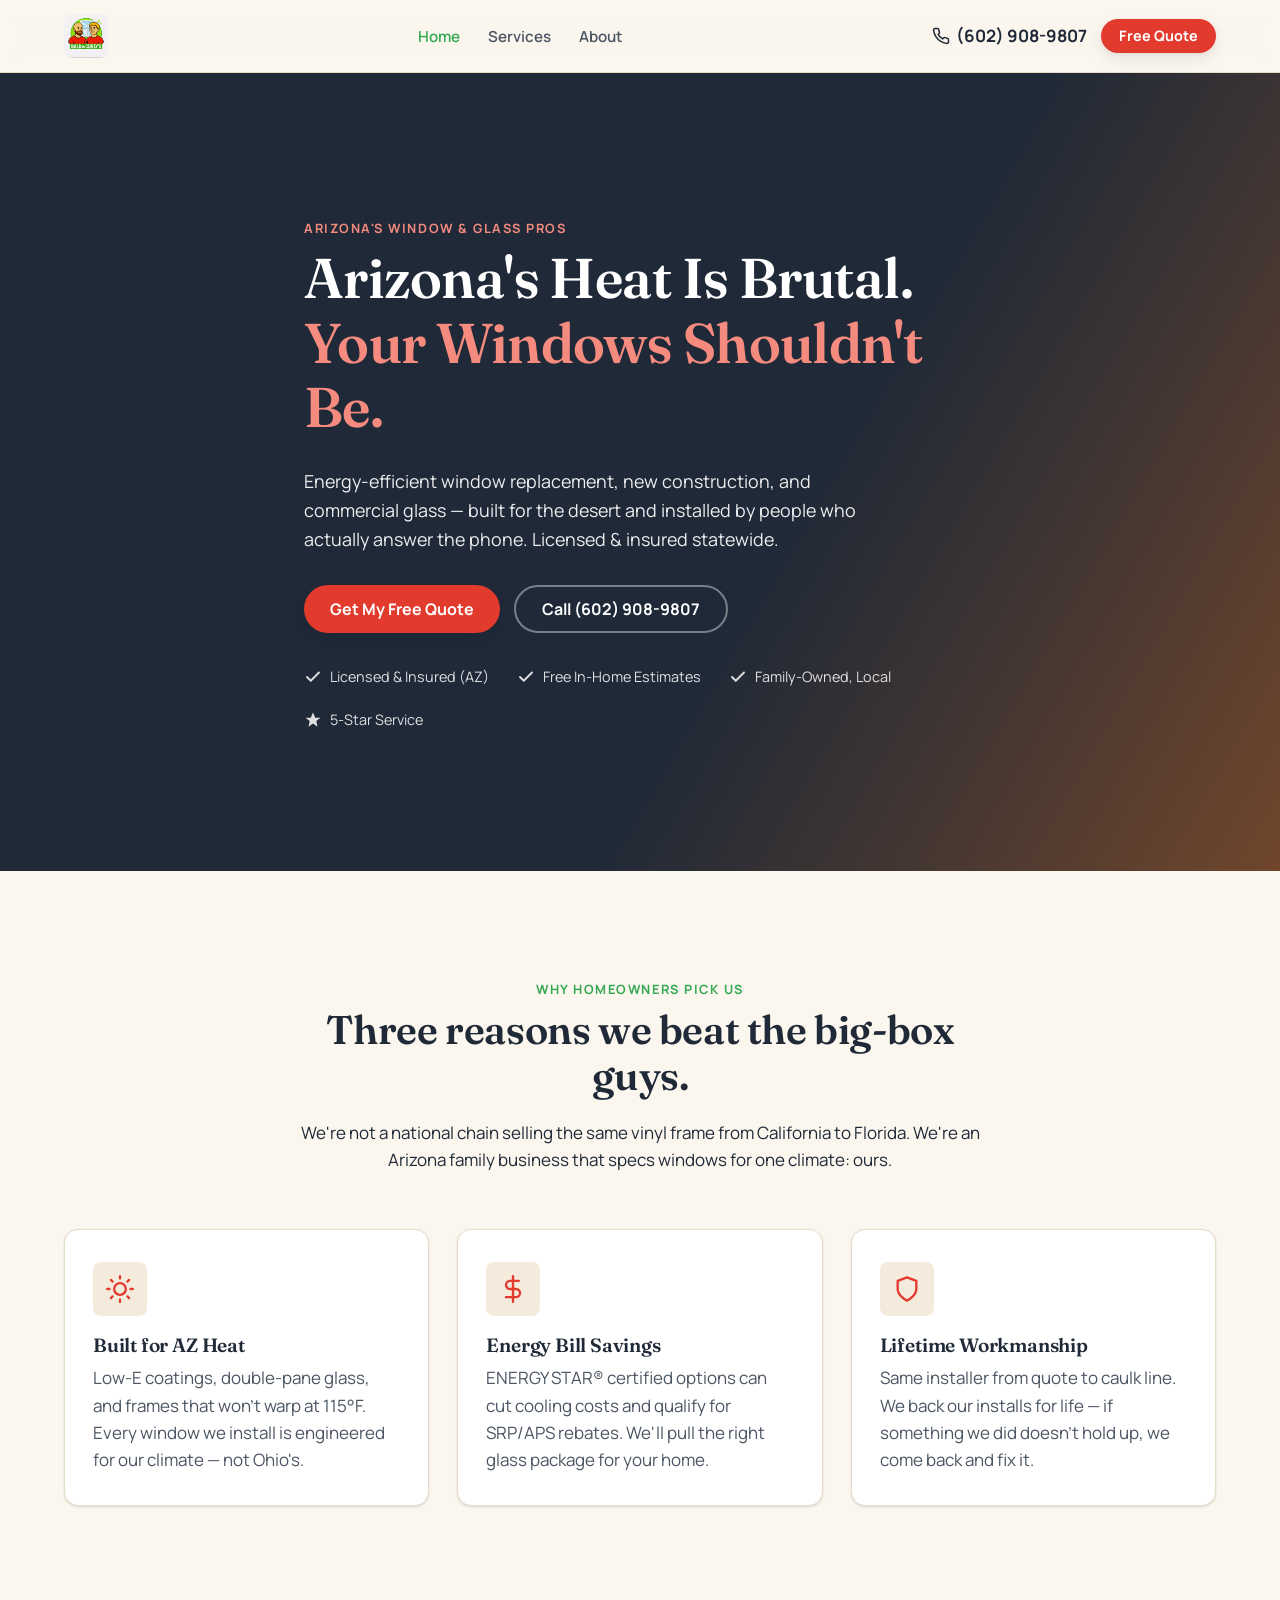
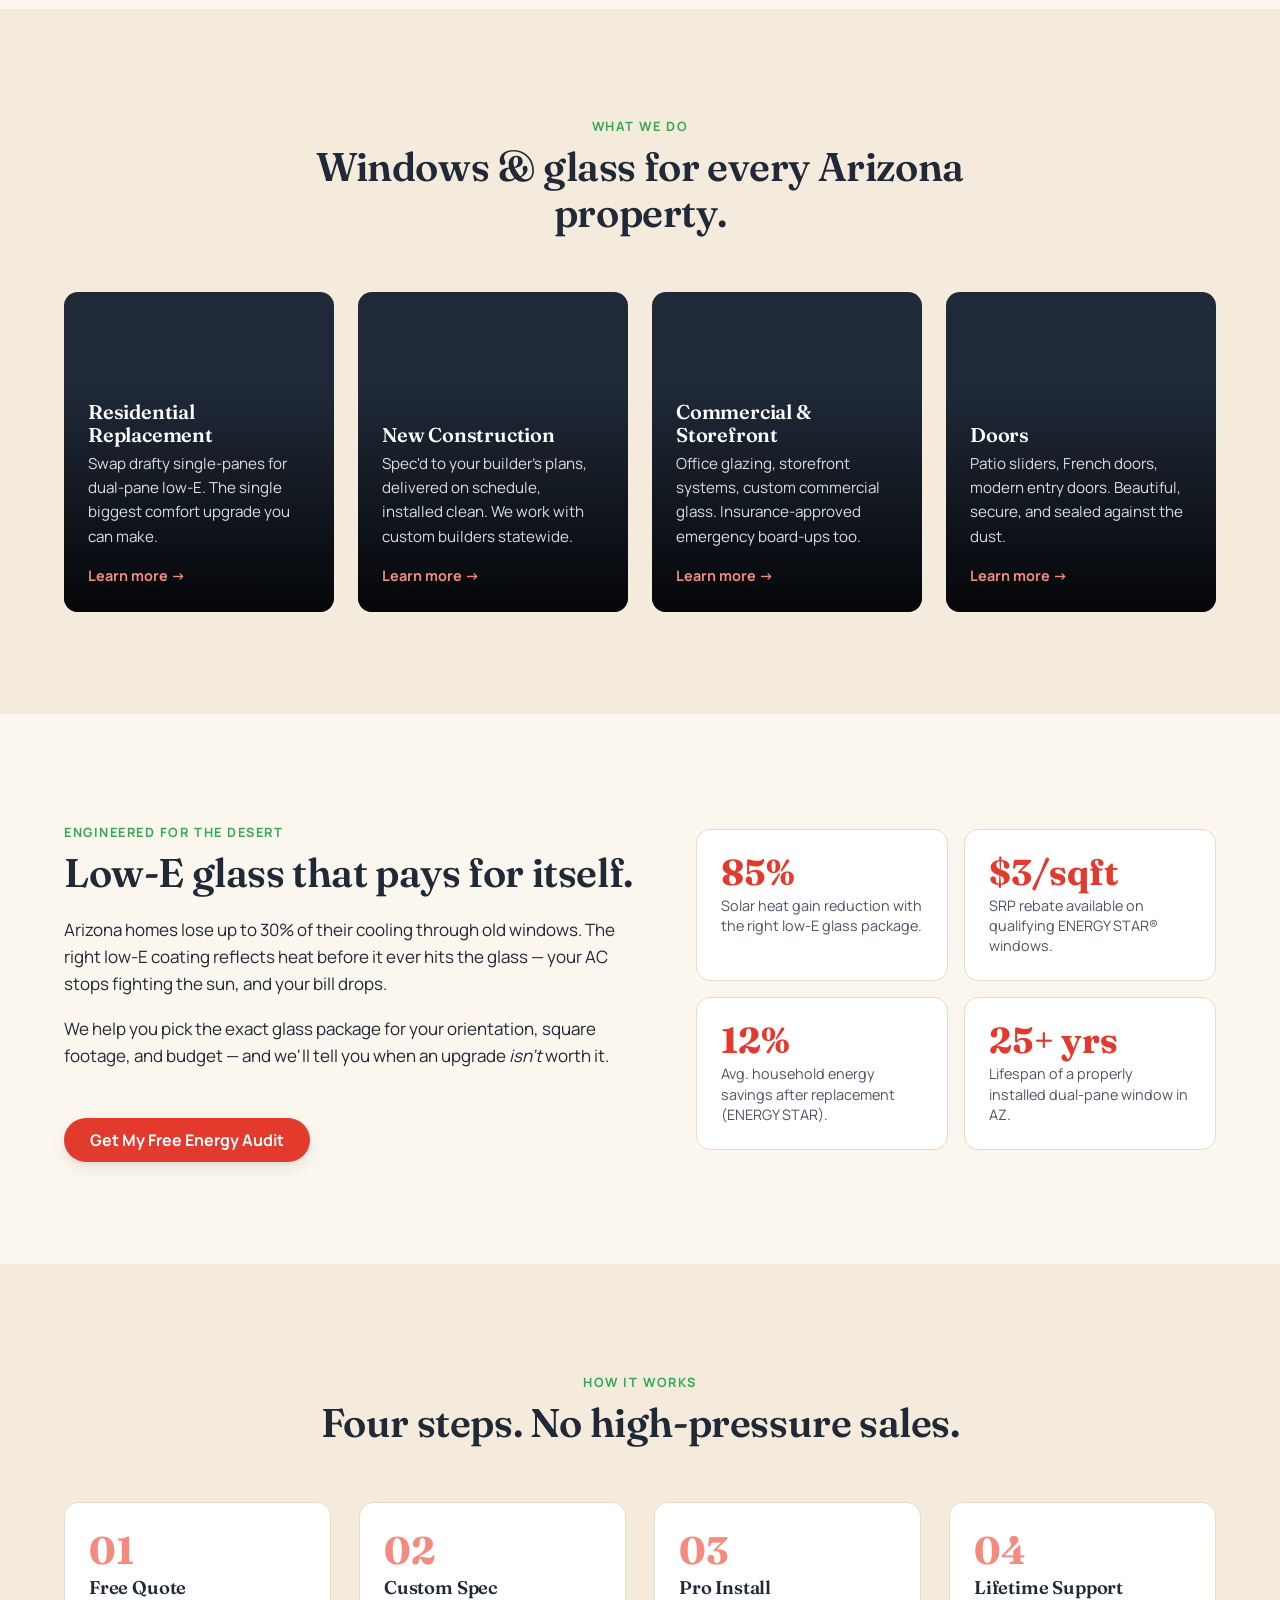
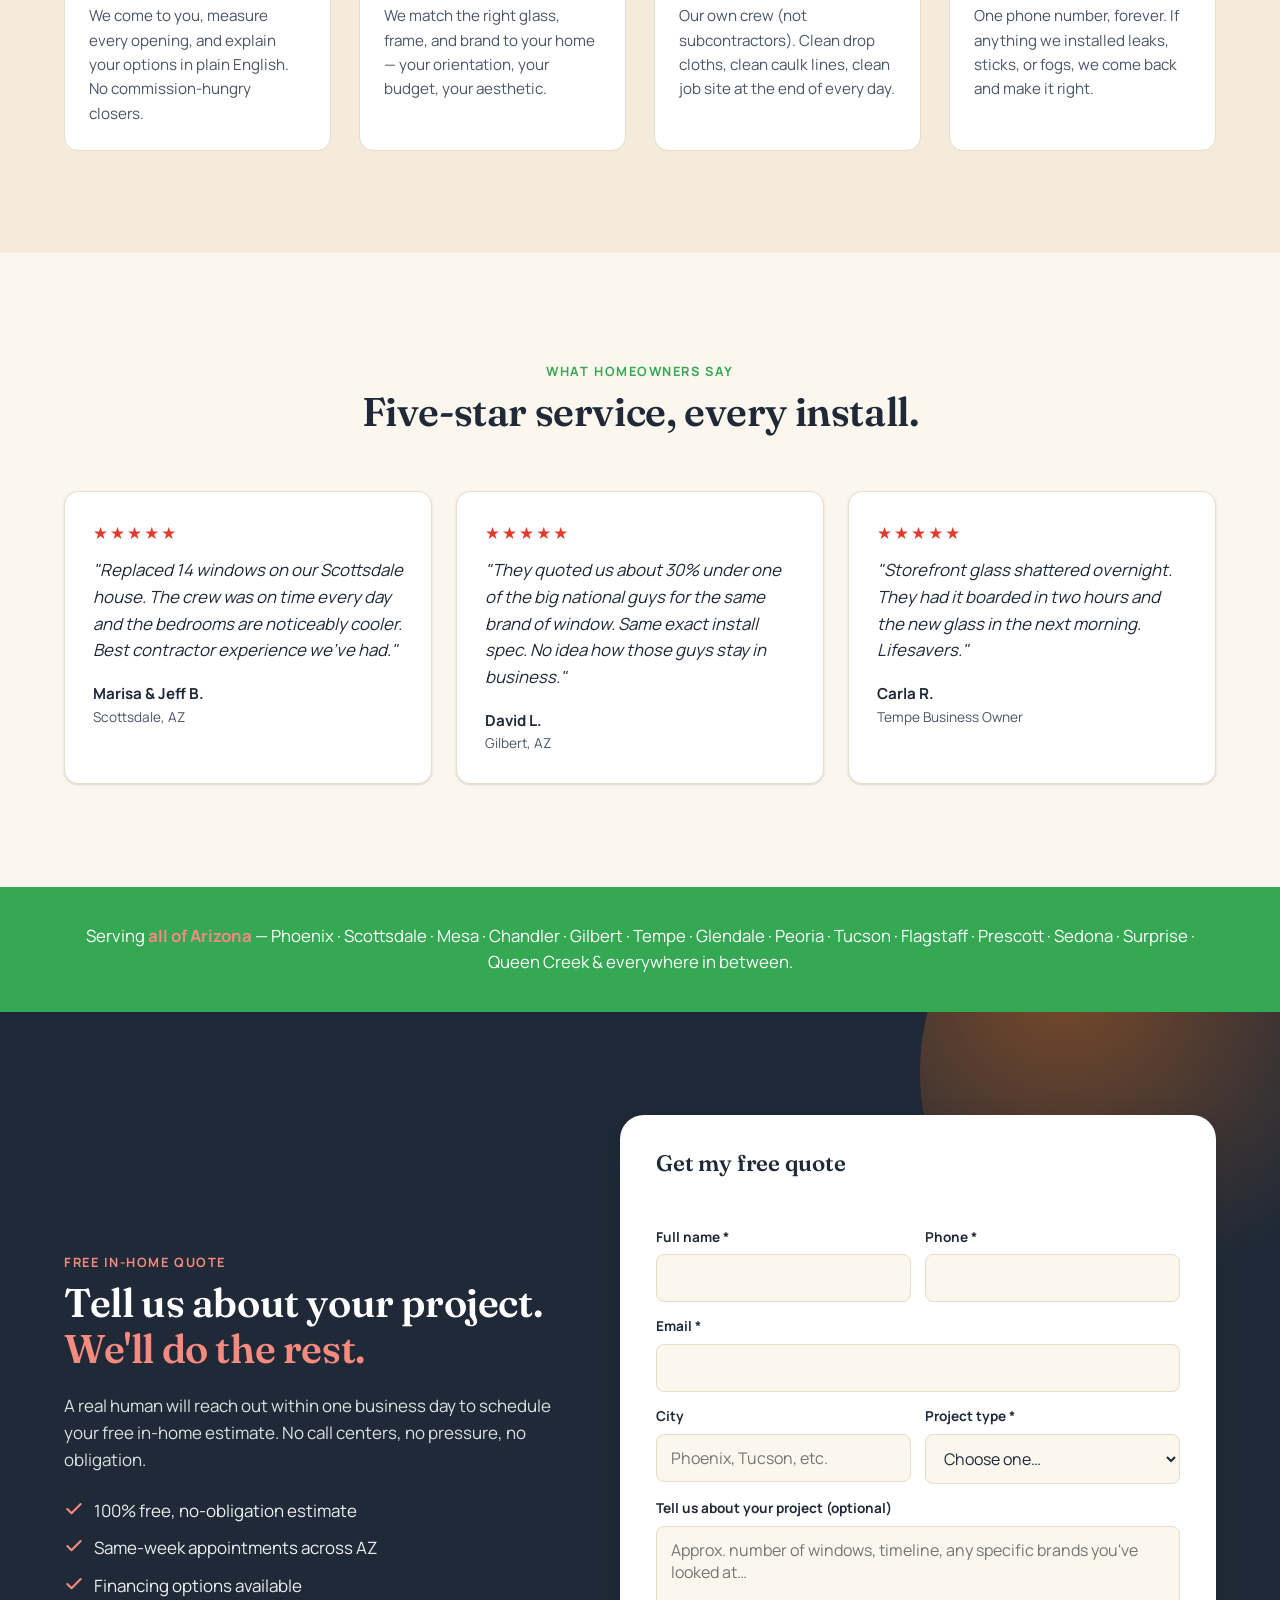
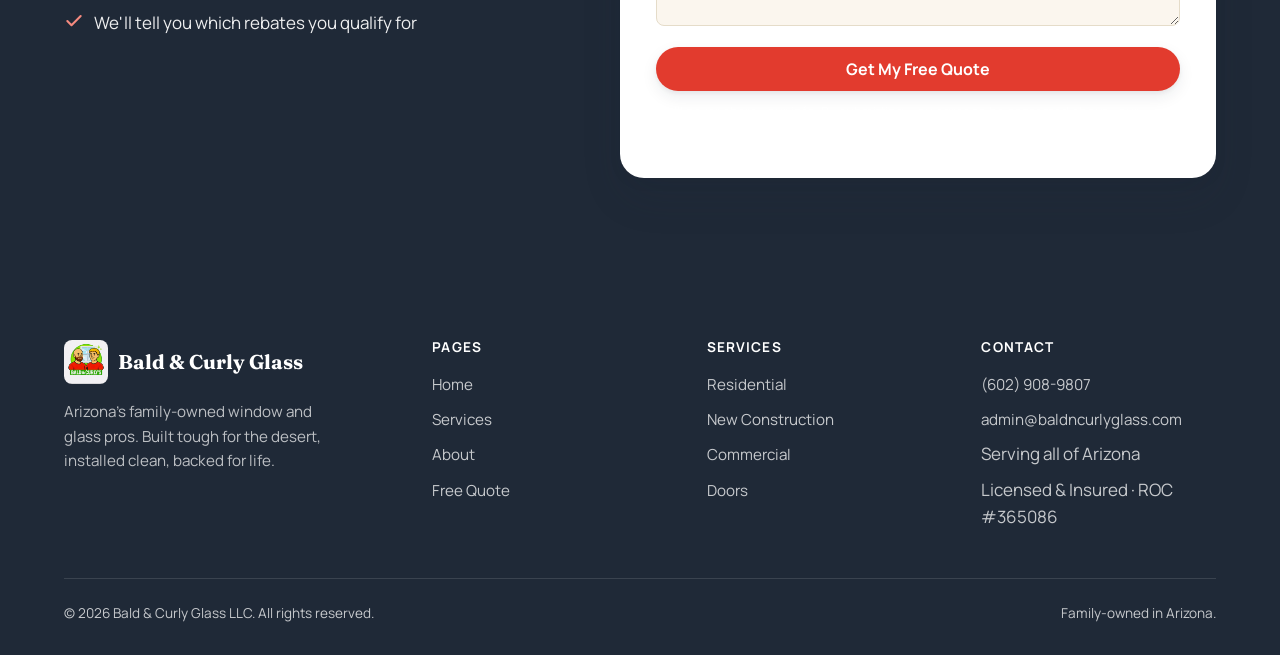
<file: index.html>
<!doctype html>
<html lang="en">
<head>
  <meta charset="utf-8" />
  <meta name="viewport" content="width=device-width, initial-scale=1" />
  <title>Bald &amp; Curly Glass — Arizona's Heat-Tough Window Pros</title>
  <meta name="description" content="Energy-efficient window replacement and installation built for Arizona's desert climate. Licensed, insured, and family-owned. Free in-home quote — serving all of Arizona." />
  <link rel="icon" type="image/jpeg" href="assets/img/bald-and-curly-logo.jpeg" />
  <link rel="preconnect" href="https://fonts.googleapis.com" />
  <link rel="preconnect" href="https://fonts.gstatic.com" crossorigin />
  <link href="https://fonts.googleapis.com/css2?family=Fraunces:opsz,wght@9..144,500;9..144,600;9..144,700&family=Manrope:wght@400;500;600;700;800&display=swap" rel="stylesheet" />
  <link rel="stylesheet" href="assets/css/styles.css" />
  <meta property="og:title" content="Bald &amp; Curly Glass — Arizona's Heat-Tough Window Pros" />
  <meta property="og:description" content="Energy-efficient window replacement built for Arizona's desert climate. Free in-home quote, licensed & insured." />
  <meta property="og:type" content="website" />
</head>
<body>

<header class="nav">
  <div class="container nav__inner">
    <a href="index.html" class="nav__logo" aria-label="Bald and Curly Glass home">
      <img src="assets/img/bald-and-curly-logo.jpeg" alt="Bald &amp; Curly Glass" />
    </a>
    <nav>
      <ul class="nav__links">
        <li><a href="index.html" class="is-active">Home</a></li>
        <li><a href="services.html">Services</a></li>
        <li><a href="about.html">About</a></li>
      </ul>
    </nav>
    <div class="nav__cta">
      <a href="tel:+16029089807" class="nav__phone" aria-label="Call (602) 908-9807">
        <svg xmlns="http://www.w3.org/2000/svg" viewBox="0 0 24 24" width="18" height="18" fill="none" stroke="currentColor" stroke-width="2" stroke-linecap="round" stroke-linejoin="round"><path d="M22 16.92v3a2 2 0 0 1-2.18 2 19.79 19.79 0 0 1-8.63-3.07 19.5 19.5 0 0 1-6-6 19.79 19.79 0 0 1-3.07-8.67A2 2 0 0 1 4.11 2h3a2 2 0 0 1 2 1.72c.13.96.37 1.9.72 2.81a2 2 0 0 1-.45 2.11L8.09 9.91a16 16 0 0 0 6 6l1.27-1.27a2 2 0 0 1 2.11-.45c.91.35 1.85.59 2.81.72A2 2 0 0 1 22 16.92z"/></svg>
        (602) 908-9807
      </a>
      <a href="#quote" class="btn btn--primary btn--small">Free Quote</a>
    </div>
    <button class="nav__toggle" aria-label="Open menu" aria-expanded="false"><span></span></button>
  </div>
</header>

<!-- HERO -->
<section class="hero">
  <div class="hero__bg" style="background-image:url('https://images.unsplash.com/photo-1600585154340-be6161a56a0c?w=1800&q=80&auto=format&fit=crop');"></div>
  <div class="hero__overlay"></div>
  <div class="container hero__inner">
    <span class="eyebrow" style="color:var(--color-orange-soft);">Arizona's window &amp; glass pros</span>
    <h1>Arizona's Heat Is Brutal.<br/><em>Your Windows Shouldn't Be.</em></h1>
    <p class="lead">Energy-efficient window replacement, new construction, and commercial glass — built for the desert and installed by people who actually answer the phone. Licensed &amp; insured statewide.</p>
    <div class="hero__ctas">
      <a href="#quote" class="btn btn--primary">Get My Free Quote</a>
      <a href="tel:+16029089807" class="btn btn--ghost">Call (602) 908-9807</a>
    </div>
    <div class="hero__trust">
      <span><svg viewBox="0 0 24 24" fill="none" stroke="currentColor" stroke-width="2.5" stroke-linecap="round" stroke-linejoin="round"><polyline points="20 6 9 17 4 12"/></svg> Licensed &amp; Insured (AZ)</span>
      <span><svg viewBox="0 0 24 24" fill="none" stroke="currentColor" stroke-width="2.5" stroke-linecap="round" stroke-linejoin="round"><polyline points="20 6 9 17 4 12"/></svg> Free In-Home Estimates</span>
      <span><svg viewBox="0 0 24 24" fill="none" stroke="currentColor" stroke-width="2.5" stroke-linecap="round" stroke-linejoin="round"><polyline points="20 6 9 17 4 12"/></svg> Family-Owned, Local</span>
      <span><svg viewBox="0 0 24 24" fill="currentColor"><path d="M12 2l3 7h7l-5.6 4.2L18 21l-6-4.5L6 21l1.6-7.8L2 9h7z"/></svg> 5-Star Service</span>
    </div>
  </div>
</section>

<!-- WHY BALD & CURLY -->
<section class="section">
  <div class="container">
    <div class="section-head">
      <span class="eyebrow">Why homeowners pick us</span>
      <h2>Three reasons we beat the big-box guys.</h2>
      <p>We're not a national chain selling the same vinyl frame from California to Florida. We're an Arizona family business that specs windows for one climate: ours.</p>
    </div>
    <div class="benefits">
      <div class="benefit">
        <div class="benefit__icon">
          <svg viewBox="0 0 24 24" fill="none" stroke="currentColor" stroke-width="2" stroke-linecap="round" stroke-linejoin="round"><circle cx="12" cy="12" r="5"/><line x1="12" y1="1" x2="12" y2="3"/><line x1="12" y1="21" x2="12" y2="23"/><line x1="4.22" y1="4.22" x2="5.64" y2="5.64"/><line x1="18.36" y1="18.36" x2="19.78" y2="19.78"/><line x1="1" y1="12" x2="3" y2="12"/><line x1="21" y1="12" x2="23" y2="12"/><line x1="4.22" y1="19.78" x2="5.64" y2="18.36"/><line x1="18.36" y1="5.64" x2="19.78" y2="4.22"/></svg>
        </div>
        <h3>Built for AZ Heat</h3>
        <p>Low-E coatings, double-pane glass, and frames that won't warp at 115°F. Every window we install is engineered for our climate — not Ohio's.</p>
      </div>
      <div class="benefit">
        <div class="benefit__icon">
          <svg viewBox="0 0 24 24" fill="none" stroke="currentColor" stroke-width="2" stroke-linecap="round" stroke-linejoin="round"><line x1="12" y1="1" x2="12" y2="23"/><path d="M17 5H9.5a3.5 3.5 0 0 0 0 7h5a3.5 3.5 0 0 1 0 7H6"/></svg>
        </div>
        <h3>Energy Bill Savings</h3>
        <p>ENERGY STAR® certified options can cut cooling costs and qualify for SRP/APS rebates. We'll pull the right glass package for your home.</p>
      </div>
      <div class="benefit">
        <div class="benefit__icon">
          <svg viewBox="0 0 24 24" fill="none" stroke="currentColor" stroke-width="2" stroke-linecap="round" stroke-linejoin="round"><path d="M12 22s8-4 8-10V5l-8-3-8 3v7c0 6 8 10 8 10z"/></svg>
        </div>
        <h3>Lifetime Workmanship</h3>
        <p>Same installer from quote to caulk line. We back our installs for life — if something we did doesn't hold up, we come back and fix it.</p>
      </div>
    </div>
  </div>
</section>

<!-- SERVICES PREVIEW -->
<section class="section section--cream">
  <div class="container">
    <div class="section-head">
      <span class="eyebrow">What we do</span>
      <h2>Windows &amp; glass for every Arizona property.</h2>
    </div>
    <div class="services">
      <a href="services.html#residential" class="service-card" style="--bg:url('https://images.unsplash.com/photo-1600607687939-ce8a6c25118c?w=900&q=80&auto=format&fit=crop')">
        <div class="service-card__body">
          <h3>Residential Replacement</h3>
          <p>Swap drafty single-panes for dual-pane low-E. The single biggest comfort upgrade you can make.</p>
          <span class="service-card__link">Learn more →</span>
        </div>
      </a>
      <a href="services.html#new-construction" class="service-card" style="--bg:url('https://images.unsplash.com/photo-1503387762-592deb58ef4e?w=900&q=80&auto=format&fit=crop')">
        <div class="service-card__body">
          <h3>New Construction</h3>
          <p>Spec'd to your builder's plans, delivered on schedule, installed clean. We work with custom builders statewide.</p>
          <span class="service-card__link">Learn more →</span>
        </div>
      </a>
      <a href="services.html#commercial" class="service-card" style="--bg:url('https://images.unsplash.com/photo-1486406146926-c627a92ad1ab?w=900&q=80&auto=format&fit=crop')">
        <div class="service-card__body">
          <h3>Commercial &amp; Storefront</h3>
          <p>Office glazing, storefront systems, custom commercial glass. Insurance-approved emergency board-ups too.</p>
          <span class="service-card__link">Learn more →</span>
        </div>
      </a>
      <a href="services.html#doors" class="service-card" style="--bg:url('https://images.unsplash.com/photo-1505691938895-1758d7feb511?w=900&q=80&auto=format&fit=crop')">
        <div class="service-card__body">
          <h3>Doors</h3>
          <p>Patio sliders, French doors, modern entry doors. Beautiful, secure, and sealed against the dust.</p>
          <span class="service-card__link">Learn more →</span>
        </div>
      </a>
    </div>
  </div>
</section>

<!-- ENERGY / STATS -->
<section class="section">
  <div class="container">
    <div class="split">
      <div>
        <span class="eyebrow">Engineered for the desert</span>
        <h2>Low-E glass that pays for itself.</h2>
        <p>Arizona homes lose up to 30% of their cooling through old windows. The right low-E coating reflects heat before it ever hits the glass — your AC stops fighting the sun, and your bill drops.</p>
        <p>We help you pick the exact glass package for your orientation, square footage, and budget — and we'll tell you when an upgrade <em>isn't</em> worth it.</p>
        <a href="#quote" class="btn btn--primary mt-lg">Get My Free Energy Audit</a>
      </div>
      <div class="stats">
        <div class="stat">
          <div class="stat__num">85%</div>
          <div class="stat__label">Solar heat gain reduction with the right low-E glass package.</div>
        </div>
        <div class="stat">
          <div class="stat__num">$3/sqft</div>
          <div class="stat__label">SRP rebate available on qualifying ENERGY STAR® windows.</div>
        </div>
        <div class="stat">
          <div class="stat__num">12%</div>
          <div class="stat__label">Avg. household energy savings after replacement (ENERGY STAR).</div>
        </div>
        <div class="stat">
          <div class="stat__num">25+ yrs</div>
          <div class="stat__label">Lifespan of a properly installed dual-pane window in AZ.</div>
        </div>
      </div>
    </div>
  </div>
</section>

<!-- PROCESS -->
<section class="section section--cream">
  <div class="container">
    <div class="section-head">
      <span class="eyebrow">How it works</span>
      <h2>Four steps. No high-pressure sales.</h2>
    </div>
    <div class="process">
      <div class="step">
        <div class="step__num">01</div>
        <h3>Free Quote</h3>
        <p>We come to you, measure every opening, and explain your options in plain English. No commission-hungry closers.</p>
      </div>
      <div class="step">
        <div class="step__num">02</div>
        <h3>Custom Spec</h3>
        <p>We match the right glass, frame, and brand to your home — your orientation, your budget, your aesthetic.</p>
      </div>
      <div class="step">
        <div class="step__num">03</div>
        <h3>Pro Install</h3>
        <p>Our own crew (not subcontractors). Clean drop cloths, clean caulk lines, clean job site at the end of every day.</p>
      </div>
      <div class="step">
        <div class="step__num">04</div>
        <h3>Lifetime Support</h3>
        <p>One phone number, forever. If anything we installed leaks, sticks, or fogs, we come back and make it right.</p>
      </div>
    </div>
  </div>
</section>

<!-- TESTIMONIALS -->
<section class="section">
  <div class="container">
    <div class="section-head">
      <span class="eyebrow">What homeowners say</span>
      <h2>Five-star service, every install.</h2>
    </div>
    <div class="testimonials">
      <div class="testimonial">
        <div class="testimonial__stars">★★★★★</div>
        <p class="testimonial__quote">"Replaced 14 windows on our Scottsdale house. The crew was on time every day and the bedrooms are noticeably cooler. Best contractor experience we've had."</p>
        <div class="testimonial__author">Marisa &amp; Jeff B.</div>
        <div class="testimonial__location">Scottsdale, AZ</div>
      </div>
      <div class="testimonial">
        <div class="testimonial__stars">★★★★★</div>
        <p class="testimonial__quote">"They quoted us about 30% under one of the big national guys for the same brand of window. Same exact install spec. No idea how those guys stay in business."</p>
        <div class="testimonial__author">David L.</div>
        <div class="testimonial__location">Gilbert, AZ</div>
      </div>
      <div class="testimonial">
        <div class="testimonial__stars">★★★★★</div>
        <p class="testimonial__quote">"Storefront glass shattered overnight. They had it boarded in two hours and the new glass in the next morning. Lifesavers."</p>
        <div class="testimonial__author">Carla R.</div>
        <div class="testimonial__location">Tempe Business Owner</div>
      </div>
    </div>
  </div>
</section>

<!-- SERVICE AREA -->
<section class="area-strip">
  <div class="container">
    <p>Serving <strong>all of Arizona</strong> — Phoenix · Scottsdale · Mesa · Chandler · Gilbert · Tempe · Glendale · Peoria · Tucson · Flagstaff · Prescott · Sedona · Surprise · Queen Creek &amp; everywhere in between.</p>
  </div>
</section>

<!-- LEAD FORM -->
<section class="section quote" id="quote">
  <div class="container">
    <div class="quote__grid">
      <div>
        <span class="eyebrow" style="color:var(--color-orange-soft);">Free in-home quote</span>
        <h2>Tell us about your project. <em>We'll do the rest.</em></h2>
        <p>A real human will reach out within one business day to schedule your free in-home estimate. No call centers, no pressure, no obligation.</p>
        <ul class="quote__bullets">
          <li><svg viewBox="0 0 24 24" fill="none" stroke="currentColor" stroke-width="2.5" stroke-linecap="round" stroke-linejoin="round"><polyline points="20 6 9 17 4 12"/></svg> 100% free, no-obligation estimate</li>
          <li><svg viewBox="0 0 24 24" fill="none" stroke="currentColor" stroke-width="2.5" stroke-linecap="round" stroke-linejoin="round"><polyline points="20 6 9 17 4 12"/></svg> Same-week appointments across AZ</li>
          <li><svg viewBox="0 0 24 24" fill="none" stroke="currentColor" stroke-width="2.5" stroke-linecap="round" stroke-linejoin="round"><polyline points="20 6 9 17 4 12"/></svg> Financing options available</li>
          <li><svg viewBox="0 0 24 24" fill="none" stroke="currentColor" stroke-width="2.5" stroke-linecap="round" stroke-linejoin="round"><polyline points="20 6 9 17 4 12"/></svg> We'll tell you which rebates you qualify for</li>
        </ul>
      </div>
      <form class="form" data-access-key="REPLACE_WITH_WEB3FORMS_KEY" novalidate>
        <div class="form__body">
          <h3>Get my free quote</h3>
          <p>Takes about 30 seconds.</p>
          <div class="field field--honey">
            <label>Don't fill this out <input type="text" name="botcheck" tabindex="-1" autocomplete="off" /></label>
          </div>
          <div class="form__row">
            <div class="field">
              <label for="name">Full name *</label>
              <input id="name" name="name" type="text" required autocomplete="name" />
            </div>
            <div class="field">
              <label for="phone">Phone *</label>
              <input id="phone" name="phone" type="tel" required autocomplete="tel" />
            </div>
          </div>
          <div class="field">
            <label for="email">Email *</label>
            <input id="email" name="email" type="email" required autocomplete="email" />
          </div>
          <div class="form__row">
            <div class="field">
              <label for="city">City</label>
              <input id="city" name="city" type="text" placeholder="Phoenix, Tucson, etc." />
            </div>
            <div class="field">
              <label for="project_type">Project type *</label>
              <select id="project_type" name="project_type" required>
                <option value="">Choose one…</option>
                <option value="residential">Residential window replacement</option>
                <option value="new-construction">New construction windows</option>
                <option value="commercial">Commercial / storefront glass</option>
                <option value="doors">Doors (patio, entry, sliding)</option>
                <option value="other">Something else</option>
              </select>
            </div>
          </div>
          <div class="field">
            <label for="message">Tell us about your project (optional)</label>
            <textarea id="message" name="message" placeholder="Approx. number of windows, timeline, any specific brands you've looked at…"></textarea>
          </div>
          <button type="submit" class="btn btn--primary btn--block">Get My Free Quote</button>
          <p class="form__footnote">We'll never share your info. By submitting, you agree to be contacted about your quote.</p>
        </div>
        <div class="form__success">
          <svg viewBox="0 0 24 24" fill="none" stroke="currentColor" stroke-width="2" stroke-linecap="round" stroke-linejoin="round"><path d="M22 11.08V12a10 10 0 1 1-5.93-9.14"/><polyline points="22 4 12 14.01 9 11.01"/></svg>
          <h3>Thanks — we got it.</h3>
          <p>One of us (the bald guy or the curly guy) will call you within 1 business day to schedule your free in-home estimate. Talk soon.</p>
        </div>
      </form>
    </div>
  </div>
</section>

<!-- FOOTER -->
<footer class="footer">
  <div class="container">
    <div class="footer__grid">
      <div class="footer__brand">
        <div class="footer__logo">
          <img src="assets/img/bald-and-curly-logo.jpeg" alt="" width="36" height="36" />
          <span>Bald &amp; Curly Glass</span>
        </div>
        <p>Arizona's family-owned window and glass pros. Built tough for the desert, installed clean, backed for life.</p>
      </div>
      <div>
        <h4>Pages</h4>
        <ul>
          <li><a href="index.html">Home</a></li>
          <li><a href="services.html">Services</a></li>
          <li><a href="about.html">About</a></li>
          <li><a href="#quote">Free Quote</a></li>
        </ul>
      </div>
      <div>
        <h4>Services</h4>
        <ul>
          <li><a href="services.html#residential">Residential</a></li>
          <li><a href="services.html#new-construction">New Construction</a></li>
          <li><a href="services.html#commercial">Commercial</a></li>
          <li><a href="services.html#doors">Doors</a></li>
        </ul>
      </div>
      <div>
        <h4>Contact</h4>
        <ul>
          <li><a href="tel:+16029089807">(602) 908-9807</a></li>
          <li><a href="mailto:admin@baldncurlyglass.com">admin@baldncurlyglass.com</a></li>
          <li>Serving all of Arizona</li>
          <li>Licensed &amp; Insured · ROC #365086</li>
        </ul>
      </div>
    </div>
    <div class="footer__legal">
      <span>© <span data-year>2026</span> Bald &amp; Curly Glass LLC. All rights reserved.</span>
      <span>Family-owned in Arizona.</span>
    </div>
  </div>
</footer>

<script src="assets/js/main.js"></script>
</body>
</html>
</file>
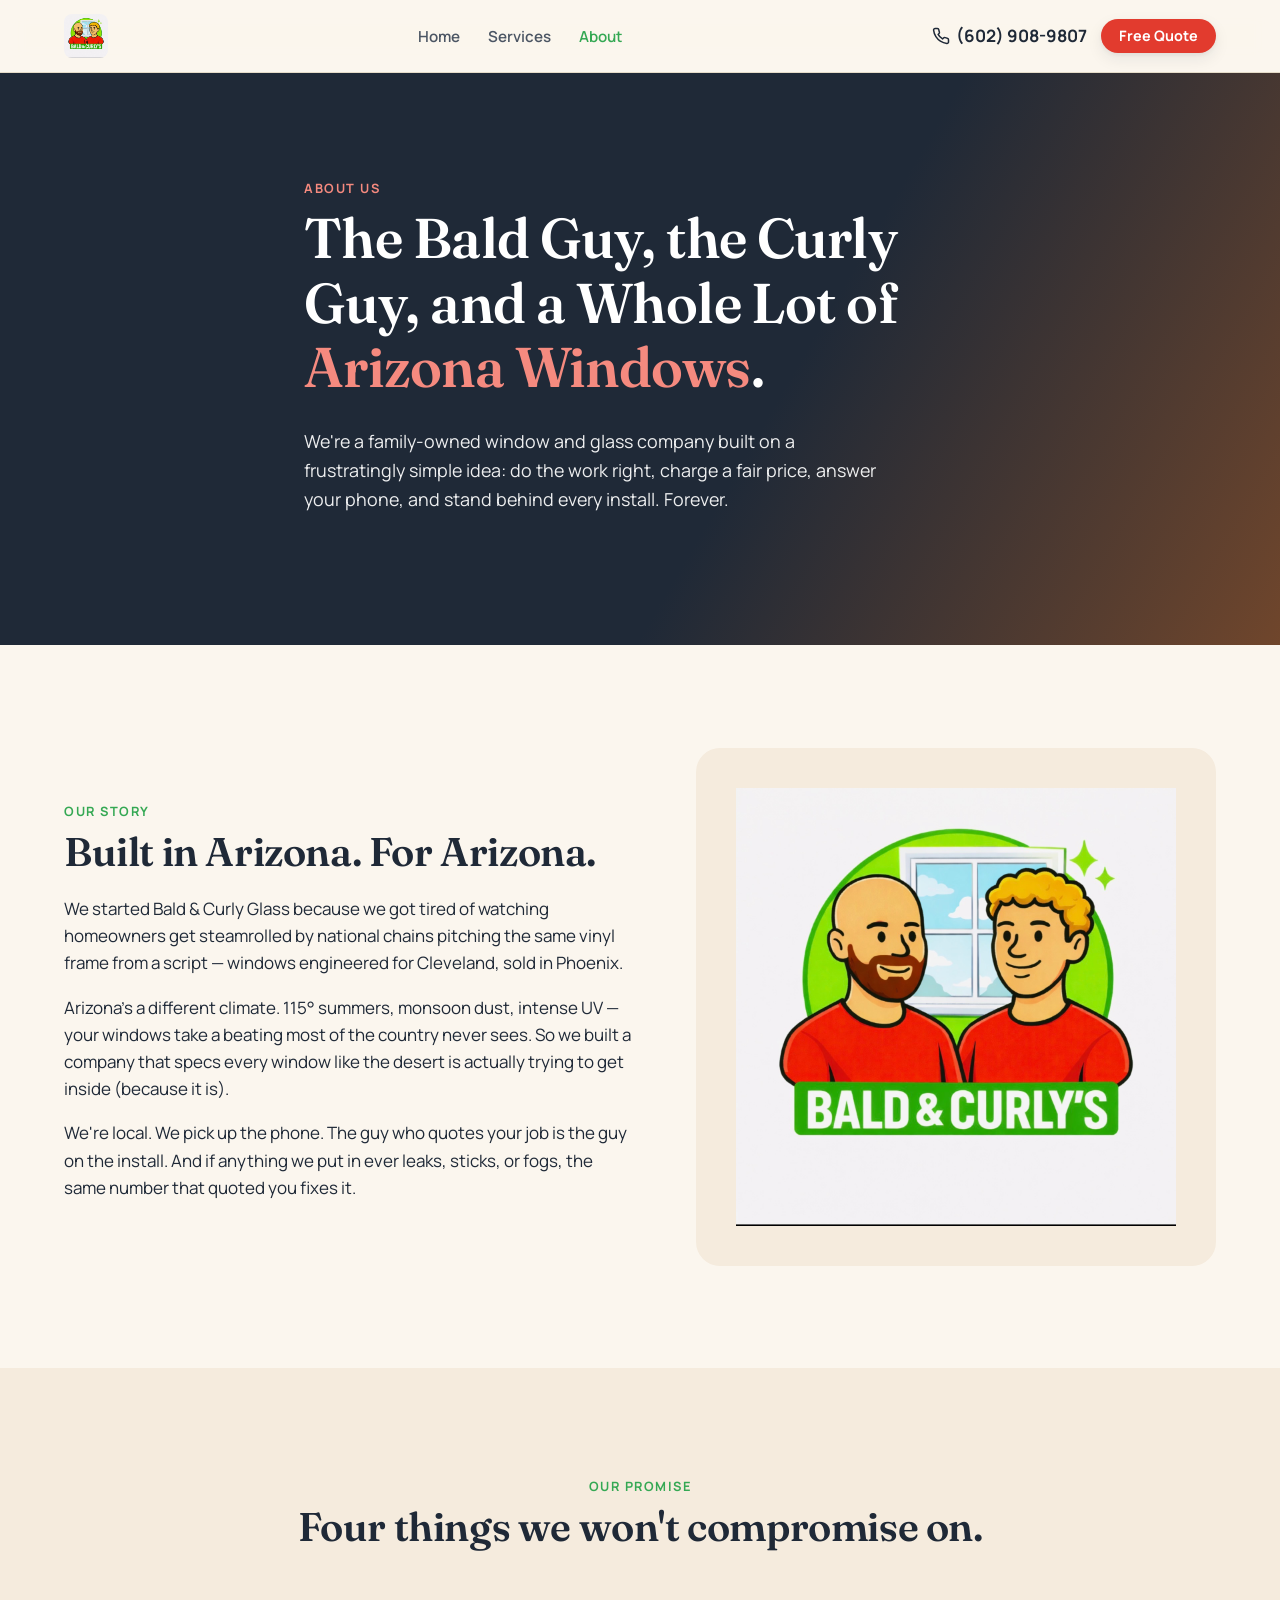
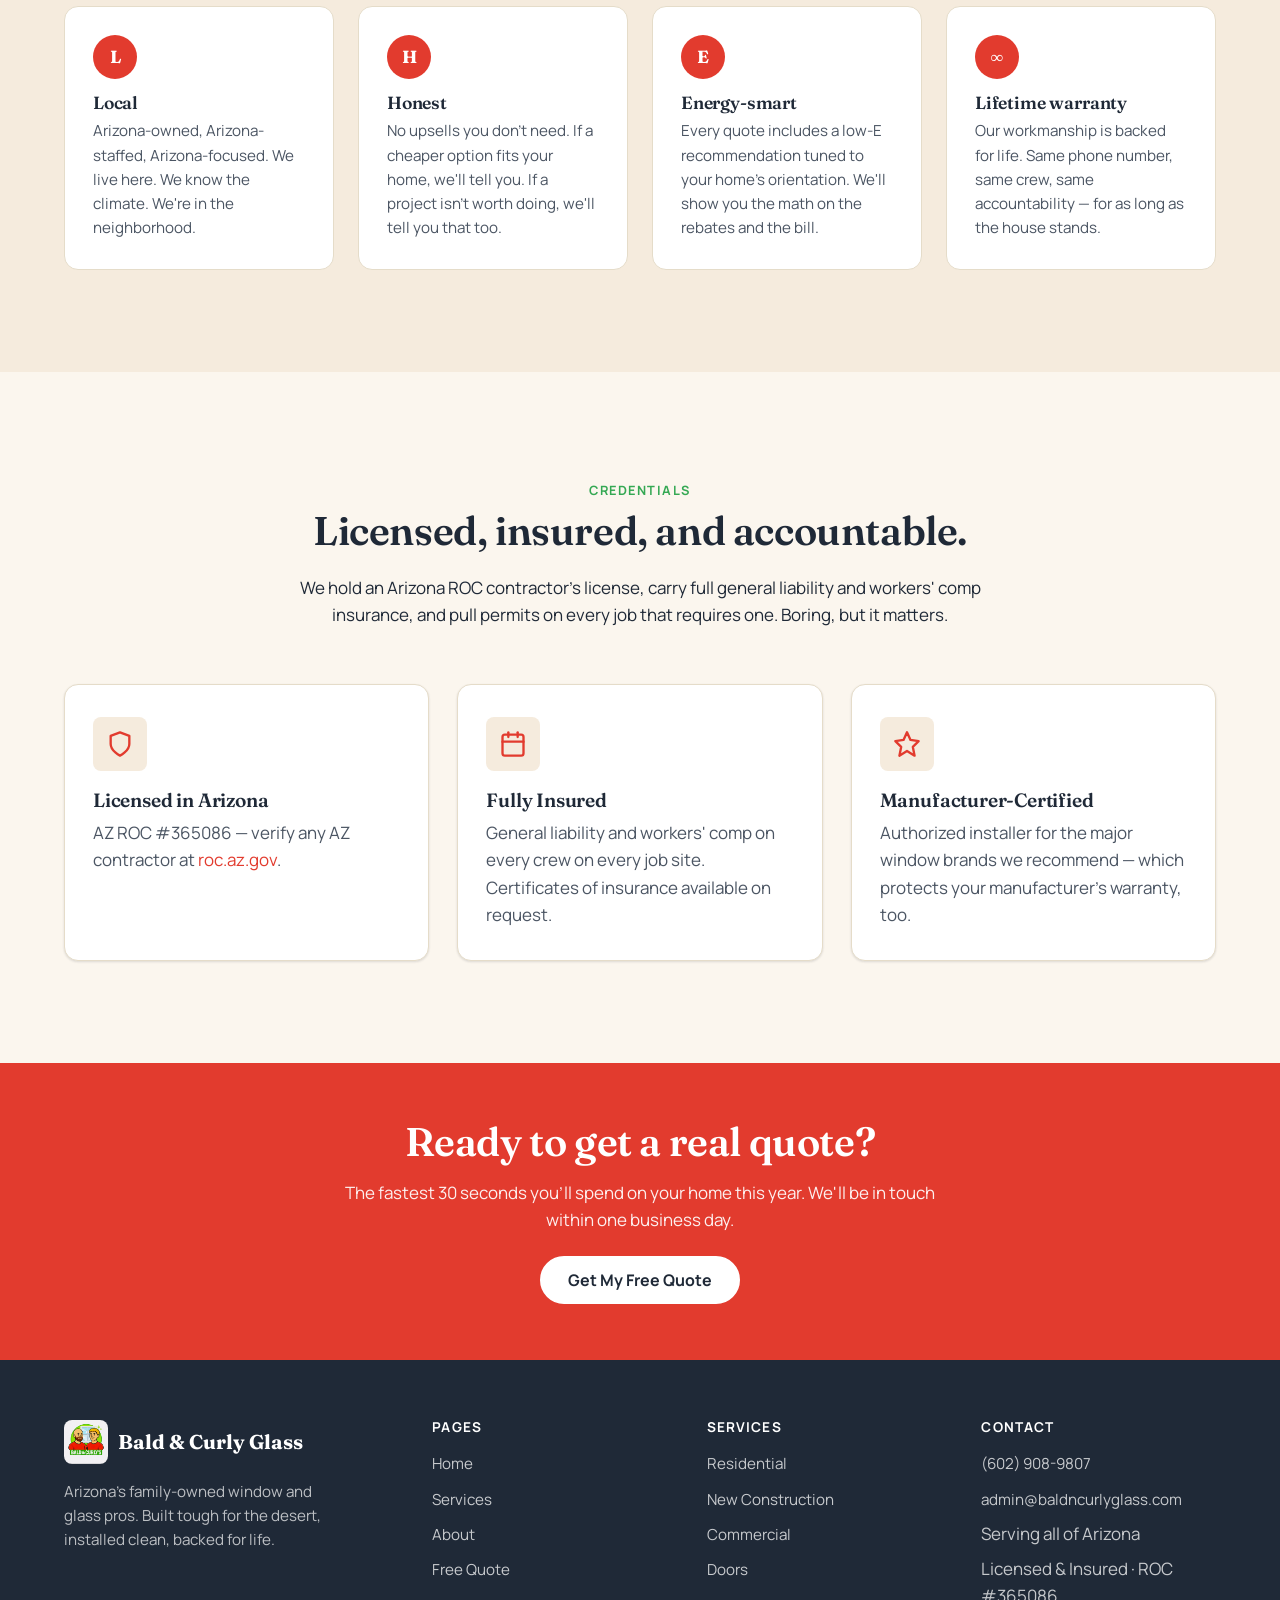
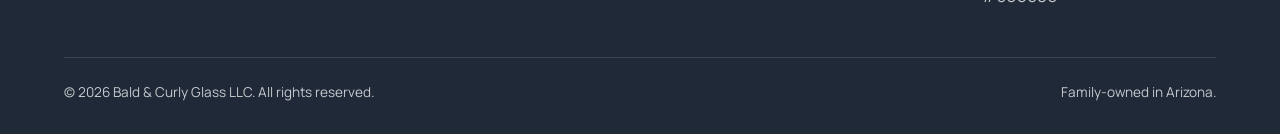
<file: about.html>
<!doctype html>
<html lang="en">
<head>
  <meta charset="utf-8" />
  <meta name="viewport" content="width=device-width, initial-scale=1" />
  <title>About — Bald &amp; Curly Glass | Family-Owned Arizona Window Pros</title>
  <meta name="description" content="The story behind Bald &amp; Curly Glass — an Arizona family-owned window and glass company built on lifetime workmanship and zero high-pressure sales." />
  <link rel="icon" type="image/jpeg" href="assets/img/bald-and-curly-logo.jpeg" />
  <link rel="preconnect" href="https://fonts.googleapis.com" />
  <link rel="preconnect" href="https://fonts.gstatic.com" crossorigin />
  <link href="https://fonts.googleapis.com/css2?family=Fraunces:opsz,wght@9..144,500;9..144,600;9..144,700&family=Manrope:wght@400;500;600;700;800&display=swap" rel="stylesheet" />
  <link rel="stylesheet" href="assets/css/styles.css" />
</head>
<body>

<header class="nav">
  <div class="container nav__inner">
    <a href="index.html" class="nav__logo" aria-label="Bald and Curly Glass home">
      <img src="assets/img/bald-and-curly-logo.jpeg" alt="Bald &amp; Curly Glass" />
    </a>
    <nav>
      <ul class="nav__links">
        <li><a href="index.html">Home</a></li>
        <li><a href="services.html">Services</a></li>
        <li><a href="about.html" class="is-active">About</a></li>
      </ul>
    </nav>
    <div class="nav__cta">
      <a href="tel:+16029089807" class="nav__phone" aria-label="Call (602) 908-9807">
        <svg xmlns="http://www.w3.org/2000/svg" viewBox="0 0 24 24" width="18" height="18" fill="none" stroke="currentColor" stroke-width="2" stroke-linecap="round" stroke-linejoin="round"><path d="M22 16.92v3a2 2 0 0 1-2.18 2 19.79 19.79 0 0 1-8.63-3.07 19.5 19.5 0 0 1-6-6 19.79 19.79 0 0 1-3.07-8.67A2 2 0 0 1 4.11 2h3a2 2 0 0 1 2 1.72c.13.96.37 1.9.72 2.81a2 2 0 0 1-.45 2.11L8.09 9.91a16 16 0 0 0 6 6l1.27-1.27a2 2 0 0 1 2.11-.45c.91.35 1.85.59 2.81.72A2 2 0 0 1 22 16.92z"/></svg>
        (602) 908-9807
      </a>
      <a href="index.html#quote" class="btn btn--primary btn--small">Free Quote</a>
    </div>
    <button class="nav__toggle" aria-label="Open menu" aria-expanded="false"><span></span></button>
  </div>
</header>

<!-- SHORT HERO -->
<section class="hero hero--short">
  <div class="hero__bg" style="background-image:url('https://images.unsplash.com/photo-1416331108676-a22ccb276e35?w=1800&q=80&auto=format&fit=crop');"></div>
  <div class="hero__overlay"></div>
  <div class="container hero__inner">
    <span class="eyebrow" style="color:var(--color-orange-soft);">About us</span>
    <h1>The Bald Guy, the Curly Guy, and a Whole Lot of <em>Arizona Windows</em>.</h1>
    <p class="lead">We're a family-owned window and glass company built on a frustratingly simple idea: do the work right, charge a fair price, answer your phone, and stand behind every install. Forever.</p>
  </div>
</section>

<!-- STORY -->
<section class="section">
  <div class="container">
    <div class="about-grid">
      <div>
        <span class="eyebrow">Our story</span>
        <h2>Built in Arizona. For Arizona.</h2>
        <p>We started Bald &amp; Curly Glass because we got tired of watching homeowners get steamrolled by national chains pitching the same vinyl frame from a script — windows engineered for Cleveland, sold in Phoenix.</p>
        <p>Arizona's a different climate. 115° summers, monsoon dust, intense UV — your windows take a beating most of the country never sees. So we built a company that specs every window like the desert is actually trying to get inside (because it is).</p>
        <p>We're local. We pick up the phone. The guy who quotes your job is the guy on the install. And if anything we put in ever leaks, sticks, or fogs, the same number that quoted you fixes it.</p>
      </div>
      <div class="about-mascot">
        <img src="assets/img/bald-and-curly-logo.jpeg" alt="Bald &amp; Curly's logo — the bald guy and the curly guy in front of a window" />
      </div>
    </div>
  </div>
</section>

<!-- VALUES -->
<section class="section section--cream">
  <div class="container">
    <div class="section-head">
      <span class="eyebrow">Our promise</span>
      <h2>Four things we won't compromise on.</h2>
    </div>
    <div class="values">
      <div class="value">
        <div class="value__icon">L</div>
        <h3>Local</h3>
        <p>Arizona-owned, Arizona-staffed, Arizona-focused. We live here. We know the climate. We're in the neighborhood.</p>
      </div>
      <div class="value">
        <div class="value__icon">H</div>
        <h3>Honest</h3>
        <p>No upsells you don't need. If a cheaper option fits your home, we'll tell you. If a project isn't worth doing, we'll tell you that too.</p>
      </div>
      <div class="value">
        <div class="value__icon">E</div>
        <h3>Energy-smart</h3>
        <p>Every quote includes a low-E recommendation tuned to your home's orientation. We'll show you the math on the rebates and the bill.</p>
      </div>
      <div class="value">
        <div class="value__icon">∞</div>
        <h3>Lifetime warranty</h3>
        <p>Our workmanship is backed for life. Same phone number, same crew, same accountability — for as long as the house stands.</p>
      </div>
    </div>
  </div>
</section>

<!-- CREDENTIALS -->
<section class="section">
  <div class="container">
    <div class="section-head">
      <span class="eyebrow">Credentials</span>
      <h2>Licensed, insured, and accountable.</h2>
      <p>We hold an Arizona ROC contractor's license, carry full general liability and workers' comp insurance, and pull permits on every job that requires one. Boring, but it matters.</p>
    </div>
    <div class="benefits">
      <div class="benefit">
        <div class="benefit__icon">
          <svg viewBox="0 0 24 24" fill="none" stroke="currentColor" stroke-width="2" stroke-linecap="round" stroke-linejoin="round"><path d="M12 22s8-4 8-10V5l-8-3-8 3v7c0 6 8 10 8 10z"/></svg>
        </div>
        <h3>Licensed in Arizona</h3>
        <p>AZ ROC #365086 — verify any AZ contractor at <a href="https://roc.az.gov" target="_blank" rel="noopener" style="color:var(--color-orange);">roc.az.gov</a>.</p>
      </div>
      <div class="benefit">
        <div class="benefit__icon">
          <svg viewBox="0 0 24 24" fill="none" stroke="currentColor" stroke-width="2" stroke-linecap="round" stroke-linejoin="round"><rect x="3" y="4" width="18" height="18" rx="2"/><line x1="16" y1="2" x2="16" y2="6"/><line x1="8" y1="2" x2="8" y2="6"/><line x1="3" y1="10" x2="21" y2="10"/></svg>
        </div>
        <h3>Fully Insured</h3>
        <p>General liability and workers' comp on every crew on every job site. Certificates of insurance available on request.</p>
      </div>
      <div class="benefit">
        <div class="benefit__icon">
          <svg viewBox="0 0 24 24" fill="none" stroke="currentColor" stroke-width="2" stroke-linecap="round" stroke-linejoin="round"><polygon points="12 2 15 8.5 22 9.5 17 14.5 18.5 22 12 18 5.5 22 7 14.5 2 9.5 9 8.5 12 2"/></svg>
        </div>
        <h3>Manufacturer-Certified</h3>
        <p>Authorized installer for the major window brands we recommend — which protects your manufacturer's warranty, too.</p>
      </div>
    </div>
  </div>
</section>

<!-- CTA BANNER -->
<section class="cta-banner">
  <div class="container">
    <h2>Ready to get a real quote?</h2>
    <p>The fastest 30 seconds you'll spend on your home this year. We'll be in touch within one business day.</p>
    <a href="index.html#quote" class="btn btn--secondary">Get My Free Quote</a>
  </div>
</section>

<!-- FOOTER -->
<footer class="footer">
  <div class="container">
    <div class="footer__grid">
      <div class="footer__brand">
        <div class="footer__logo">
          <img src="assets/img/bald-and-curly-logo.jpeg" alt="" width="36" height="36" />
          <span>Bald &amp; Curly Glass</span>
        </div>
        <p>Arizona's family-owned window and glass pros. Built tough for the desert, installed clean, backed for life.</p>
      </div>
      <div>
        <h4>Pages</h4>
        <ul>
          <li><a href="index.html">Home</a></li>
          <li><a href="services.html">Services</a></li>
          <li><a href="about.html">About</a></li>
          <li><a href="index.html#quote">Free Quote</a></li>
        </ul>
      </div>
      <div>
        <h4>Services</h4>
        <ul>
          <li><a href="services.html#residential">Residential</a></li>
          <li><a href="services.html#new-construction">New Construction</a></li>
          <li><a href="services.html#commercial">Commercial</a></li>
          <li><a href="services.html#doors">Doors</a></li>
        </ul>
      </div>
      <div>
        <h4>Contact</h4>
        <ul>
          <li><a href="tel:+16029089807">(602) 908-9807</a></li>
          <li><a href="mailto:admin@baldncurlyglass.com">admin@baldncurlyglass.com</a></li>
          <li>Serving all of Arizona</li>
          <li>Licensed &amp; Insured · ROC #365086</li>
        </ul>
      </div>
    </div>
    <div class="footer__legal">
      <span>© <span data-year>2026</span> Bald &amp; Curly Glass LLC. All rights reserved.</span>
      <span>Family-owned in Arizona.</span>
    </div>
  </div>
</footer>

<script src="assets/js/main.js"></script>
</body>
</html>
</file>
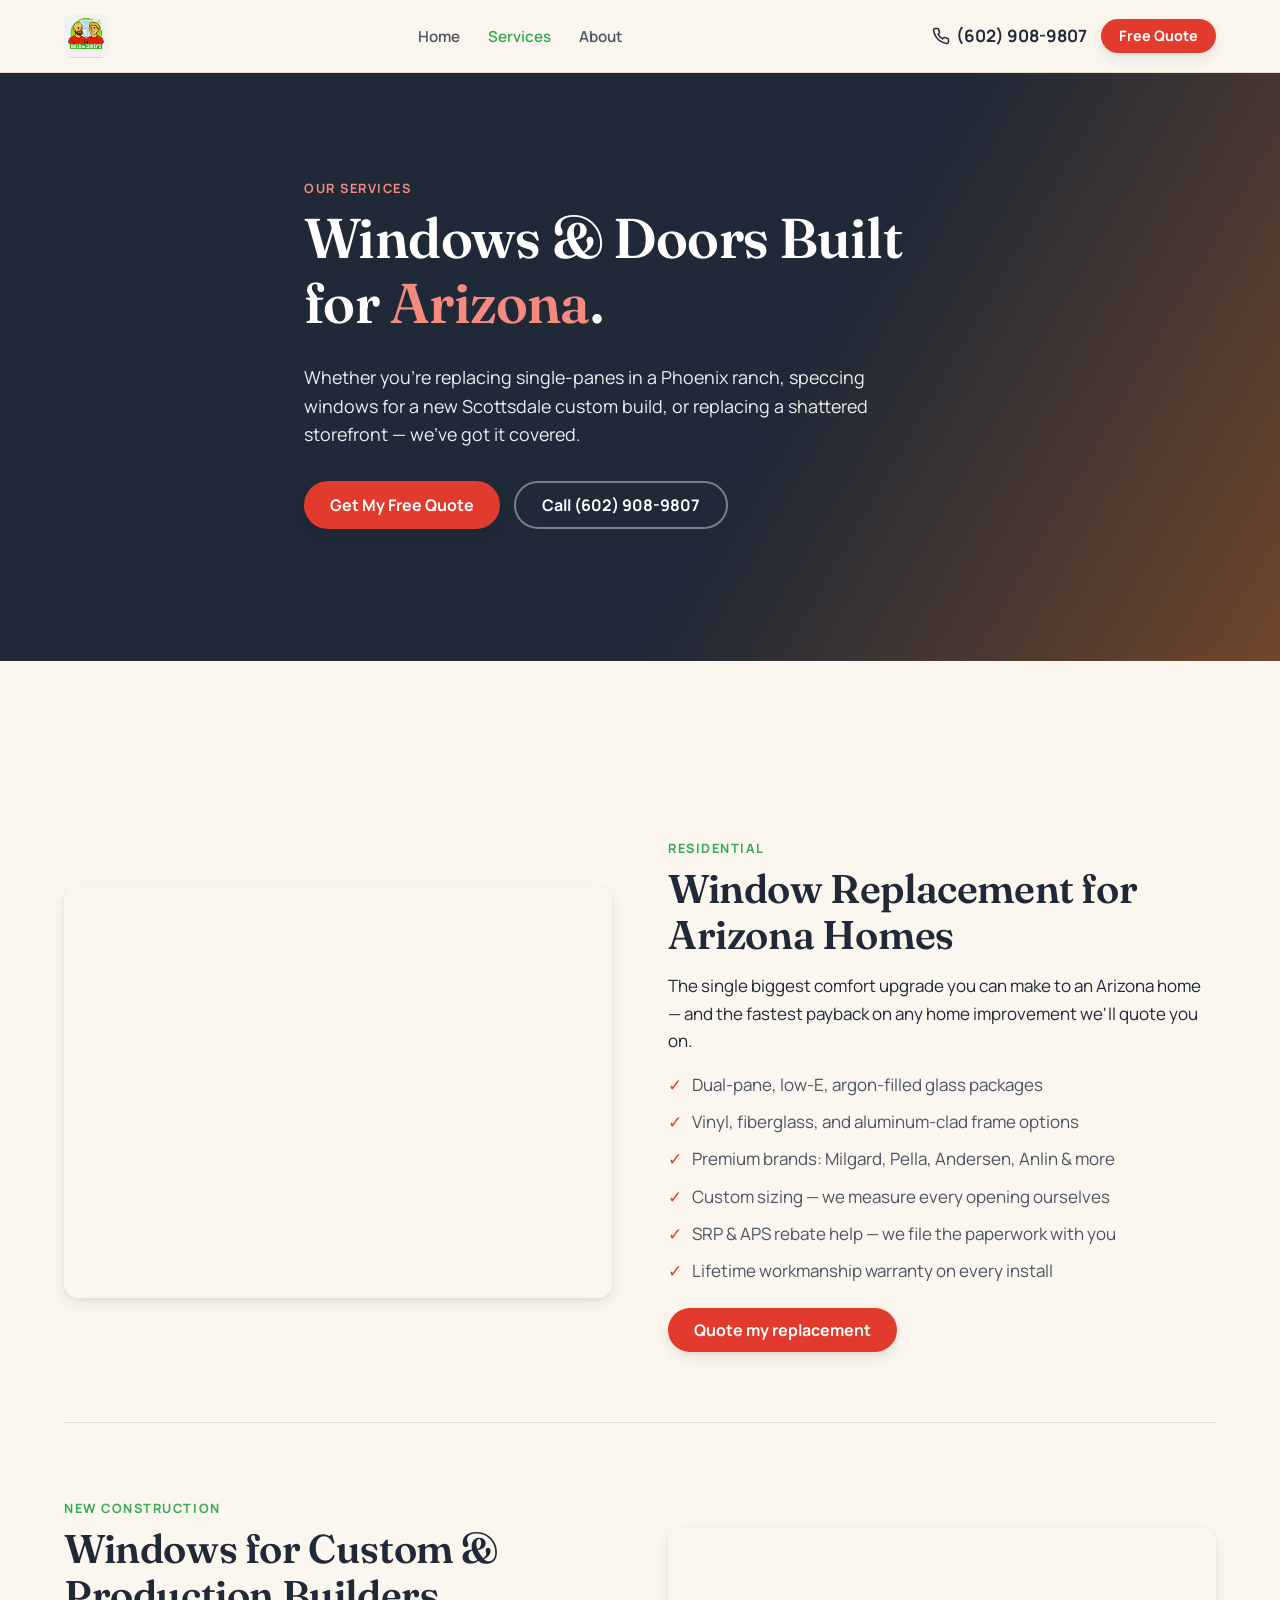
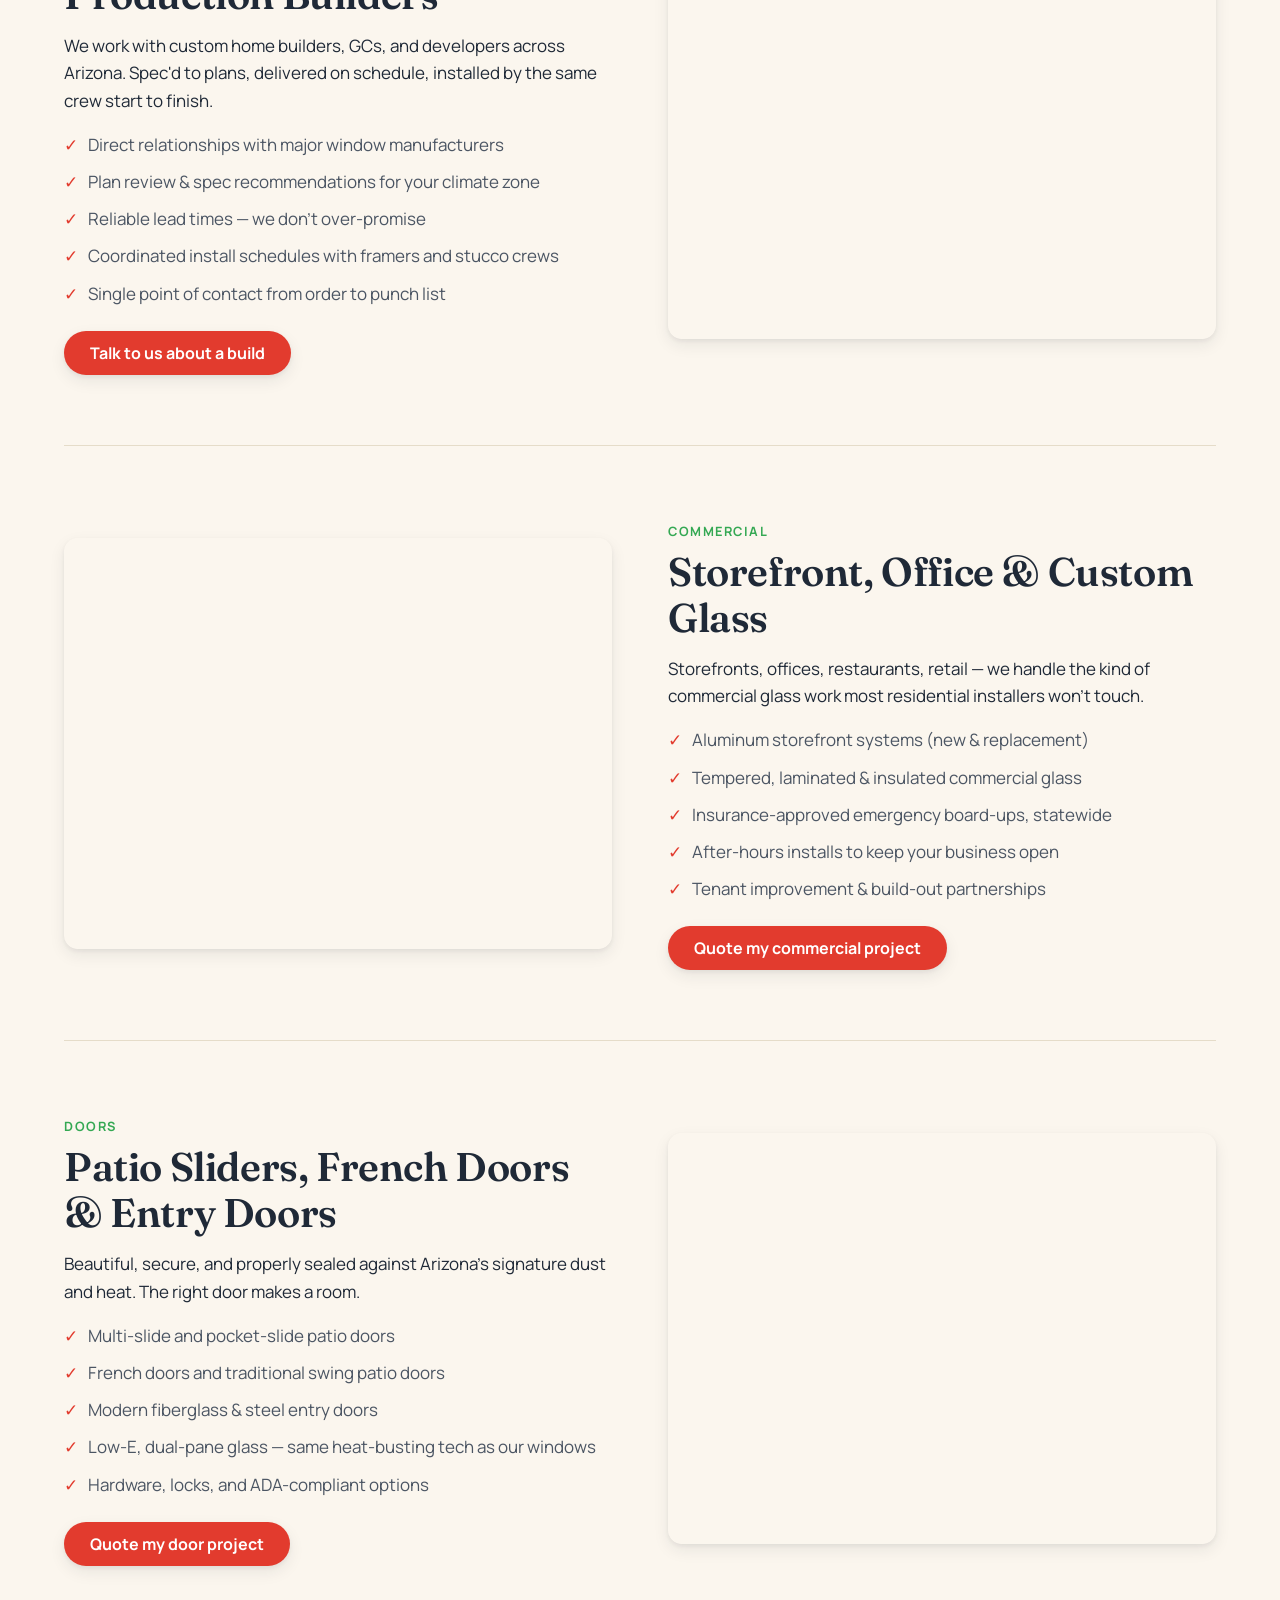
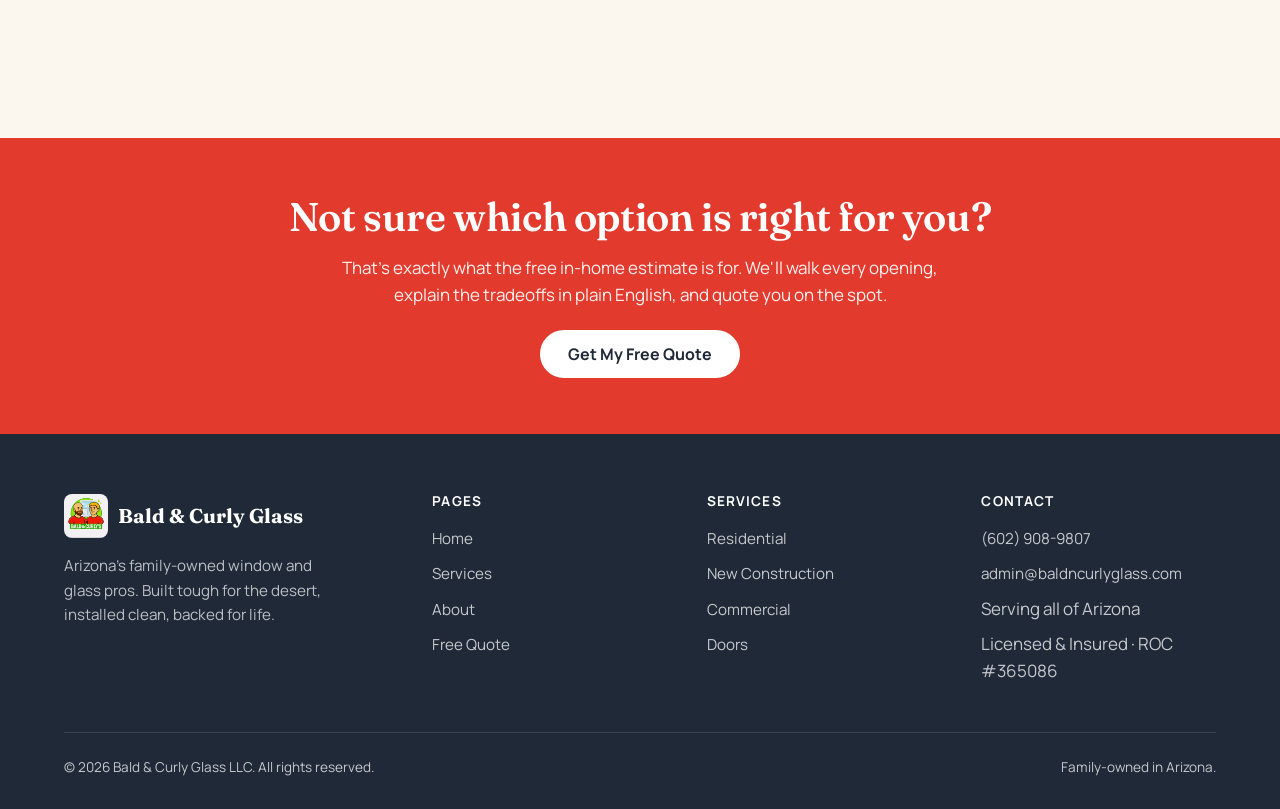
<file: services.html>
<!doctype html>
<html lang="en">
<head>
  <meta charset="utf-8" />
  <meta name="viewport" content="width=device-width, initial-scale=1" />
  <title>Services — Bald &amp; Curly Glass | Arizona Windows, Doors &amp; Commercial Glass</title>
  <meta name="description" content="Residential window replacement, new construction windows, commercial storefront glass, and doors — built for Arizona's climate. Free quotes statewide." />
  <link rel="icon" type="image/jpeg" href="assets/img/bald-and-curly-logo.jpeg" />
  <link rel="preconnect" href="https://fonts.googleapis.com" />
  <link rel="preconnect" href="https://fonts.gstatic.com" crossorigin />
  <link href="https://fonts.googleapis.com/css2?family=Fraunces:opsz,wght@9..144,500;9..144,600;9..144,700&family=Manrope:wght@400;500;600;700;800&display=swap" rel="stylesheet" />
  <link rel="stylesheet" href="assets/css/styles.css" />
</head>
<body>

<header class="nav">
  <div class="container nav__inner">
    <a href="index.html" class="nav__logo" aria-label="Bald and Curly Glass home">
      <img src="assets/img/bald-and-curly-logo.jpeg" alt="Bald &amp; Curly Glass" />
    </a>
    <nav>
      <ul class="nav__links">
        <li><a href="index.html">Home</a></li>
        <li><a href="services.html" class="is-active">Services</a></li>
        <li><a href="about.html">About</a></li>
      </ul>
    </nav>
    <div class="nav__cta">
      <a href="tel:+16029089807" class="nav__phone" aria-label="Call (602) 908-9807">
        <svg xmlns="http://www.w3.org/2000/svg" viewBox="0 0 24 24" width="18" height="18" fill="none" stroke="currentColor" stroke-width="2" stroke-linecap="round" stroke-linejoin="round"><path d="M22 16.92v3a2 2 0 0 1-2.18 2 19.79 19.79 0 0 1-8.63-3.07 19.5 19.5 0 0 1-6-6 19.79 19.79 0 0 1-3.07-8.67A2 2 0 0 1 4.11 2h3a2 2 0 0 1 2 1.72c.13.96.37 1.9.72 2.81a2 2 0 0 1-.45 2.11L8.09 9.91a16 16 0 0 0 6 6l1.27-1.27a2 2 0 0 1 2.11-.45c.91.35 1.85.59 2.81.72A2 2 0 0 1 22 16.92z"/></svg>
        (602) 908-9807
      </a>
      <a href="index.html#quote" class="btn btn--primary btn--small">Free Quote</a>
    </div>
    <button class="nav__toggle" aria-label="Open menu" aria-expanded="false"><span></span></button>
  </div>
</header>

<!-- SHORT HERO -->
<section class="hero hero--short">
  <div class="hero__bg" style="background-image:url('https://images.unsplash.com/photo-1600596542815-ffad4c1539a9?w=1800&q=80&auto=format&fit=crop');"></div>
  <div class="hero__overlay"></div>
  <div class="container hero__inner">
    <span class="eyebrow" style="color:var(--color-orange-soft);">Our services</span>
    <h1>Windows &amp; Doors Built for <em>Arizona</em>.</h1>
    <p class="lead">Whether you're replacing single-panes in a Phoenix ranch, speccing windows for a new Scottsdale custom build, or replacing a shattered storefront — we've got it covered.</p>
    <div class="hero__ctas">
      <a href="index.html#quote" class="btn btn--primary">Get My Free Quote</a>
      <a href="tel:+16029089807" class="btn btn--ghost">Call (602) 908-9807</a>
    </div>
  </div>
</section>

<section class="section">
  <div class="container">

    <!-- RESIDENTIAL -->
    <div class="service-detail" id="residential">
      <div class="service-detail__img" style="background-image:url('https://images.unsplash.com/photo-1600607687939-ce8a6c25118c?w=1200&q=80&auto=format&fit=crop');"></div>
      <div>
        <span class="eyebrow">Residential</span>
        <h2>Window Replacement for Arizona Homes</h2>
        <p>The single biggest comfort upgrade you can make to an Arizona home — and the fastest payback on any home improvement we'll quote you on.</p>
        <ul>
          <li>Dual-pane, low-E, argon-filled glass packages</li>
          <li>Vinyl, fiberglass, and aluminum-clad frame options</li>
          <li>Premium brands: Milgard, Pella, Andersen, Anlin &amp; more</li>
          <li>Custom sizing — we measure every opening ourselves</li>
          <li>SRP &amp; APS rebate help — we file the paperwork with you</li>
          <li>Lifetime workmanship warranty on every install</li>
        </ul>
        <a href="index.html?service=residential#quote" class="btn btn--primary">Quote my replacement</a>
      </div>
    </div>

    <!-- NEW CONSTRUCTION -->
    <div class="service-detail" id="new-construction">
      <div class="service-detail__img" style="background-image:url('https://images.unsplash.com/photo-1503387762-592deb58ef4e?w=1200&q=80&auto=format&fit=crop');"></div>
      <div>
        <span class="eyebrow">New Construction</span>
        <h2>Windows for Custom &amp; Production Builders</h2>
        <p>We work with custom home builders, GCs, and developers across Arizona. Spec'd to plans, delivered on schedule, installed by the same crew start to finish.</p>
        <ul>
          <li>Direct relationships with major window manufacturers</li>
          <li>Plan review &amp; spec recommendations for your climate zone</li>
          <li>Reliable lead times — we don't over-promise</li>
          <li>Coordinated install schedules with framers and stucco crews</li>
          <li>Single point of contact from order to punch list</li>
        </ul>
        <a href="index.html?service=new-construction#quote" class="btn btn--primary">Talk to us about a build</a>
      </div>
    </div>

    <!-- COMMERCIAL -->
    <div class="service-detail" id="commercial">
      <div class="service-detail__img" style="background-image:url('https://images.unsplash.com/photo-1486406146926-c627a92ad1ab?w=1200&q=80&auto=format&fit=crop');"></div>
      <div>
        <span class="eyebrow">Commercial</span>
        <h2>Storefront, Office &amp; Custom Glass</h2>
        <p>Storefronts, offices, restaurants, retail — we handle the kind of commercial glass work most residential installers won't touch.</p>
        <ul>
          <li>Aluminum storefront systems (new &amp; replacement)</li>
          <li>Tempered, laminated &amp; insulated commercial glass</li>
          <li>Insurance-approved emergency board-ups, statewide</li>
          <li>After-hours installs to keep your business open</li>
          <li>Tenant improvement &amp; build-out partnerships</li>
        </ul>
        <a href="index.html?service=commercial#quote" class="btn btn--primary">Quote my commercial project</a>
      </div>
    </div>

    <!-- DOORS -->
    <div class="service-detail" id="doors">
      <div class="service-detail__img" style="background-image:url('https://images.unsplash.com/photo-1505691938895-1758d7feb511?w=1200&q=80&auto=format&fit=crop');"></div>
      <div>
        <span class="eyebrow">Doors</span>
        <h2>Patio Sliders, French Doors &amp; Entry Doors</h2>
        <p>Beautiful, secure, and properly sealed against Arizona's signature dust and heat. The right door makes a room.</p>
        <ul>
          <li>Multi-slide and pocket-slide patio doors</li>
          <li>French doors and traditional swing patio doors</li>
          <li>Modern fiberglass &amp; steel entry doors</li>
          <li>Low-E, dual-pane glass — same heat-busting tech as our windows</li>
          <li>Hardware, locks, and ADA-compliant options</li>
        </ul>
        <a href="index.html?service=doors#quote" class="btn btn--primary">Quote my door project</a>
      </div>
    </div>

  </div>
</section>

<!-- CTA BANNER -->
<section class="cta-banner">
  <div class="container">
    <h2>Not sure which option is right for you?</h2>
    <p>That's exactly what the free in-home estimate is for. We'll walk every opening, explain the tradeoffs in plain English, and quote you on the spot.</p>
    <a href="index.html#quote" class="btn btn--secondary">Get My Free Quote</a>
  </div>
</section>

<!-- FOOTER -->
<footer class="footer">
  <div class="container">
    <div class="footer__grid">
      <div class="footer__brand">
        <div class="footer__logo">
          <img src="assets/img/bald-and-curly-logo.jpeg" alt="" width="36" height="36" />
          <span>Bald &amp; Curly Glass</span>
        </div>
        <p>Arizona's family-owned window and glass pros. Built tough for the desert, installed clean, backed for life.</p>
      </div>
      <div>
        <h4>Pages</h4>
        <ul>
          <li><a href="index.html">Home</a></li>
          <li><a href="services.html">Services</a></li>
          <li><a href="about.html">About</a></li>
          <li><a href="index.html#quote">Free Quote</a></li>
        </ul>
      </div>
      <div>
        <h4>Services</h4>
        <ul>
          <li><a href="services.html#residential">Residential</a></li>
          <li><a href="services.html#new-construction">New Construction</a></li>
          <li><a href="services.html#commercial">Commercial</a></li>
          <li><a href="services.html#doors">Doors</a></li>
        </ul>
      </div>
      <div>
        <h4>Contact</h4>
        <ul>
          <li><a href="tel:+16029089807">(602) 908-9807</a></li>
          <li><a href="mailto:admin@baldncurlyglass.com">admin@baldncurlyglass.com</a></li>
          <li>Serving all of Arizona</li>
          <li>Licensed &amp; Insured · ROC #365086</li>
        </ul>
      </div>
    </div>
    <div class="footer__legal">
      <span>© <span data-year>2026</span> Bald &amp; Curly Glass LLC. All rights reserved.</span>
      <span>Family-owned in Arizona.</span>
    </div>
  </div>
</footer>

<script src="assets/js/main.js"></script>
</body>
</html>
</file>
<file: assets/css/styles.css>
/* ============================================================
   Bald & Curly Glass — design system
   ============================================================ */
:root {
  --color-orange: #E23B2E;
  --color-orange-dark: #C12C20;
  --color-orange-soft: #F58A7F;
  --color-green: #34A853;
  --color-green-dark: #218739;
  --color-cream: #F5EBDD;
  --color-cream-soft: #FBF6EE;
  --color-charcoal: #1F2937;
  --color-charcoal-soft: #4B5563;
  --color-white: #FFFFFF;
  --color-border: #E5DCC9;

  --font-sans: "Manrope", system-ui, -apple-system, BlinkMacSystemFont, "Segoe UI", Roboto, sans-serif;
  --font-serif: "Fraunces", Georgia, "Times New Roman", serif;

  --radius-sm: 8px;
  --radius-md: 14px;
  --radius-lg: 24px;
  --radius-pill: 999px;

  --shadow-sm: 0 1px 3px rgba(31, 41, 55, 0.06), 0 1px 2px rgba(31, 41, 55, 0.08);
  --shadow-md: 0 6px 16px rgba(31, 41, 55, 0.08), 0 2px 4px rgba(31, 41, 55, 0.06);
  --shadow-lg: 0 20px 40px rgba(31, 41, 55, 0.12), 0 4px 12px rgba(31, 41, 55, 0.08);

  --max-w: 1200px;
  --gutter: 24px;
}

/* ----- reset ----- */
*, *::before, *::after { box-sizing: border-box; }
html { -webkit-text-size-adjust: 100%; scroll-behavior: smooth; }
body {
  margin: 0;
  font-family: var(--font-sans);
  font-size: 17px;
  line-height: 1.6;
  color: var(--color-charcoal);
  background: var(--color-cream-soft);
  -webkit-font-smoothing: antialiased;
}
img, svg { max-width: 100%; display: block; }
a { color: inherit; text-decoration: none; }
button { font: inherit; cursor: pointer; border: 0; background: none; color: inherit; }
h1, h2, h3, h4 {
  font-family: var(--font-serif);
  font-weight: 600;
  line-height: 1.15;
  letter-spacing: -0.01em;
  margin: 0 0 0.5em;
  color: var(--color-charcoal);
}
h1 { font-size: clamp(2.25rem, 4.5vw, 3.5rem); }
h2 { font-size: clamp(1.85rem, 3.2vw, 2.5rem); }
h3 { font-size: clamp(1.25rem, 1.8vw, 1.4rem); }
p { margin: 0 0 1em; }
.eyebrow {
  display: inline-block;
  font-family: var(--font-sans);
  font-weight: 700;
  font-size: 0.8rem;
  letter-spacing: 0.12em;
  text-transform: uppercase;
  color: var(--color-green);
  margin-bottom: 0.6em;
}

/* ----- layout helpers ----- */
.container {
  width: 100%;
  max-width: var(--max-w);
  margin: 0 auto;
  padding: 0 var(--gutter);
}
.section { padding: clamp(60px, 8vw, 110px) 0; }
.section--dark { background: var(--color-charcoal); color: var(--color-white); }
.section--dark h1, .section--dark h2, .section--dark h3 { color: var(--color-white); }
.section--dark .eyebrow { color: var(--color-green); }
.section--cream { background: var(--color-cream); }
.center { text-align: center; }
.section-head { max-width: 720px; margin: 0 auto 56px; text-align: center; }

/* ----- buttons ----- */
.btn {
  display: inline-flex;
  align-items: center;
  justify-content: center;
  gap: 8px;
  padding: 14px 26px;
  border-radius: var(--radius-pill);
  font-weight: 700;
  font-size: 1rem;
  line-height: 1;
  transition: transform .15s ease, box-shadow .15s ease, background .2s ease, color .2s ease;
  white-space: nowrap;
  cursor: pointer;
}
.btn:active { transform: translateY(1px); }
.btn--primary {
  background: var(--color-orange);
  color: var(--color-white);
  box-shadow: var(--shadow-md);
}
.btn--primary:hover { background: var(--color-orange-dark); box-shadow: var(--shadow-lg); }
.btn--secondary {
  background: var(--color-white);
  color: var(--color-charcoal);
  border: 2px solid var(--color-charcoal);
}
.btn--secondary:hover { background: var(--color-charcoal); color: var(--color-white); }
.btn--ghost {
  background: transparent;
  color: var(--color-white);
  border: 2px solid rgba(255,255,255,0.4);
}
.btn--ghost:hover { background: var(--color-white); color: var(--color-charcoal); border-color: var(--color-white); }
.btn--small { padding: 10px 18px; font-size: 0.9rem; }
.btn--block { width: 100%; }

/* ----- nav ----- */
.nav {
  position: sticky;
  top: 0;
  z-index: 50;
  background: rgba(251, 246, 238, 0.92);
  backdrop-filter: saturate(180%) blur(12px);
  -webkit-backdrop-filter: saturate(180%) blur(12px);
  border-bottom: 1px solid var(--color-border);
}
.nav__inner {
  display: flex;
  align-items: center;
  justify-content: space-between;
  height: 72px;
  gap: 16px;
}
.nav__logo {
  display: flex;
  align-items: center;
  gap: 10px;
  font-family: var(--font-serif);
  font-weight: 700;
  font-size: 1.2rem;
  color: var(--color-charcoal);
}
.nav__logo svg { width: 36px; height: 36px; }
.nav__logo img { height: 44px; width: auto; border-radius: 8px; }
.nav__links {
  display: flex;
  align-items: center;
  gap: 28px;
  list-style: none;
  margin: 0;
  padding: 0;
}
.nav__links a {
  font-weight: 600;
  font-size: 0.95rem;
  color: var(--color-charcoal-soft);
  transition: color .15s ease;
}
.nav__links a:hover, .nav__links a.is-active { color: var(--color-green); }
.nav__cta { display: flex; align-items: center; gap: 14px; }
.nav__phone {
  font-weight: 700;
  color: var(--color-charcoal);
  display: inline-flex;
  align-items: center;
  gap: 6px;
}
.nav__phone:hover { color: var(--color-green); }
.nav__toggle {
  display: none;
  width: 44px;
  height: 44px;
  align-items: center;
  justify-content: center;
  border-radius: var(--radius-sm);
}
.nav__toggle span {
  display: block;
  width: 22px;
  height: 2px;
  background: var(--color-charcoal);
  position: relative;
}
.nav__toggle span::before,
.nav__toggle span::after {
  content: "";
  position: absolute;
  left: 0;
  width: 22px;
  height: 2px;
  background: var(--color-charcoal);
}
.nav__toggle span::before { top: -7px; }
.nav__toggle span::after { top: 7px; }

@media (max-width: 880px) {
  .nav__links, .nav__phone { display: none; }
  .nav__toggle { display: inline-flex; }
  .nav.is-open .nav__links {
    display: flex;
    position: absolute;
    inset: 72px 0 auto 0;
    flex-direction: column;
    gap: 0;
    padding: 12px var(--gutter) 20px;
    background: var(--color-cream-soft);
    border-bottom: 1px solid var(--color-border);
  }
  .nav.is-open .nav__links a {
    display: block;
    padding: 14px 0;
    border-bottom: 1px solid var(--color-border);
    font-size: 1.05rem;
  }
  .nav.is-open .nav__phone {
    display: inline-flex;
    position: absolute;
    inset: auto 0 auto 0;
    margin-top: -1px;
  }
}

/* ----- hero ----- */
.hero {
  position: relative;
  overflow: hidden;
  color: var(--color-white);
  background: var(--color-charcoal);
  padding: clamp(80px, 12vw, 140px) 0 clamp(80px, 12vw, 140px);
  isolation: isolate;
}
.hero__bg {
  position: absolute;
  inset: 0;
  z-index: -2;
  background-size: cover;
  background-position: center;
}
.hero__overlay {
  position: absolute;
  inset: 0;
  z-index: -1;
  background:
    linear-gradient(120deg, rgba(31,41,55,0.85) 0%, rgba(31,41,55,0.55) 60%, rgba(210,105,30,0.45) 100%);
}
.hero__inner { max-width: 720px; }
.hero h1 { color: var(--color-white); }
.hero h1 em {
  font-style: normal;
  color: var(--color-orange-soft);
  font-family: var(--font-serif);
}
.hero p.lead {
  font-size: clamp(1.05rem, 1.4vw, 1.2rem);
  color: rgba(255,255,255,0.92);
  max-width: 580px;
  margin-bottom: 32px;
}
.hero__ctas { display: flex; flex-wrap: wrap; gap: 14px; margin-bottom: 32px; }
.hero__trust {
  display: flex;
  flex-wrap: wrap;
  gap: 20px 28px;
  font-size: 0.9rem;
  color: rgba(255,255,255,0.85);
}
.hero__trust span { display: inline-flex; align-items: center; gap: 8px; }
.hero__trust svg { width: 18px; height: 18px; flex-shrink: 0; }

.hero--short {
  padding: clamp(60px, 9vw, 100px) 0;
}

/* ----- 3-up benefits ----- */
.benefits {
  display: grid;
  grid-template-columns: repeat(auto-fit, minmax(260px, 1fr));
  gap: 28px;
}
.benefit {
  background: var(--color-white);
  padding: 32px 28px;
  border-radius: var(--radius-md);
  border: 1px solid var(--color-border);
  box-shadow: var(--shadow-sm);
  transition: transform .2s ease, box-shadow .2s ease;
}
.benefit:hover { transform: translateY(-3px); box-shadow: var(--shadow-md); }
.benefit__icon {
  width: 54px; height: 54px;
  border-radius: var(--radius-sm);
  background: var(--color-cream);
  display: flex; align-items: center; justify-content: center;
  margin-bottom: 18px;
  color: var(--color-orange);
}
.benefit__icon svg { width: 28px; height: 28px; }
.benefit h3 { margin-bottom: 8px; font-size: 1.2rem; }
.benefit p { color: var(--color-charcoal-soft); margin-bottom: 0; }

/* ----- service cards ----- */
.services {
  display: grid;
  grid-template-columns: repeat(auto-fit, minmax(240px, 1fr));
  gap: 24px;
}
.service-card {
  position: relative;
  border-radius: var(--radius-md);
  overflow: hidden;
  background: var(--color-charcoal);
  min-height: 320px;
  display: flex;
  align-items: flex-end;
  color: var(--color-white);
  isolation: isolate;
  transition: transform .25s ease;
}
.service-card:hover { transform: translateY(-3px); }
.service-card::before {
  content: "";
  position: absolute; inset: 0;
  background-size: cover; background-position: center;
  z-index: -2;
  background-image: var(--bg);
  transition: transform .4s ease;
}
.service-card:hover::before { transform: scale(1.05); }
.service-card::after {
  content: "";
  position: absolute; inset: 0; z-index: -1;
  background: linear-gradient(180deg, rgba(0,0,0,0) 30%, rgba(0,0,0,0.85) 100%);
}
.service-card__body { padding: 24px; }
.service-card__body h3 { color: var(--color-white); margin-bottom: 6px; font-size: 1.25rem; }
.service-card__body p { color: rgba(255,255,255,0.85); font-size: 0.95rem; margin-bottom: 12px; }
.service-card__link {
  font-weight: 700;
  font-size: 0.9rem;
  color: var(--color-orange-soft);
  display: inline-flex;
  align-items: center;
  gap: 6px;
}

/* ----- energy / stats ----- */
.split {
  display: grid;
  grid-template-columns: 1.1fr 1fr;
  gap: 60px;
  align-items: center;
}
@media (max-width: 880px) { .split { grid-template-columns: 1fr; gap: 36px; } }
.stats {
  display: grid;
  grid-template-columns: 1fr 1fr;
  gap: 16px;
}
.stat {
  background: var(--color-white);
  padding: 24px;
  border-radius: var(--radius-md);
  border: 1px solid var(--color-border);
}
.stat__num {
  font-family: var(--font-serif);
  font-size: 2.25rem;
  font-weight: 700;
  color: var(--color-orange);
  line-height: 1;
  margin-bottom: 6px;
}
.stat__label { color: var(--color-charcoal-soft); font-size: 0.9rem; line-height: 1.4; }

/* ----- process ----- */
.process {
  display: grid;
  grid-template-columns: repeat(auto-fit, minmax(220px, 1fr));
  gap: 28px;
  counter-reset: step;
}
.step {
  position: relative;
  padding: 28px 24px 24px;
  background: var(--color-white);
  border-radius: var(--radius-md);
  border: 1px solid var(--color-border);
}
.step__num {
  font-family: var(--font-serif);
  font-size: 2.4rem;
  font-weight: 700;
  color: var(--color-orange-soft);
  line-height: 1;
  margin-bottom: 8px;
}
.step h3 { margin-bottom: 6px; font-size: 1.15rem; }
.step p { color: var(--color-charcoal-soft); font-size: 0.95rem; margin: 0; }

/* ----- testimonials ----- */
.testimonials {
  display: grid;
  grid-template-columns: repeat(auto-fit, minmax(280px, 1fr));
  gap: 24px;
}
.testimonial {
  background: var(--color-white);
  border-radius: var(--radius-md);
  border: 1px solid var(--color-border);
  padding: 28px;
  box-shadow: var(--shadow-sm);
}
.testimonial__stars { color: var(--color-orange); margin-bottom: 10px; font-size: 1.05rem; letter-spacing: 2px; }
.testimonial__quote {
  font-size: 1.05rem;
  color: var(--color-charcoal);
  margin-bottom: 18px;
  font-style: italic;
}
.testimonial__author { font-weight: 700; font-size: 0.95rem; }
.testimonial__location { color: var(--color-charcoal-soft); font-size: 0.85rem; }

/* ----- service-area strip ----- */
.area-strip {
  background: var(--color-green);
  color: var(--color-white);
  padding: 36px 0;
  text-align: center;
}
.area-strip p { margin: 0; font-size: 1.05rem; }
.area-strip strong { color: var(--color-orange-soft); }

/* ----- lead form ----- */
.quote {
  background: var(--color-charcoal);
  color: var(--color-white);
  position: relative;
  overflow: hidden;
}
.quote::before {
  content: "";
  position: absolute;
  width: 480px; height: 480px;
  border-radius: 50%;
  background: radial-gradient(circle at 30% 30%, rgba(210,105,30,0.5), transparent 70%);
  top: -180px; right: -120px;
  pointer-events: none;
}
.quote__grid {
  display: grid;
  grid-template-columns: 1fr 1.2fr;
  gap: 60px;
  align-items: center;
  position: relative;
}
@media (max-width: 880px) { .quote__grid { grid-template-columns: 1fr; gap: 36px; } }
.quote h2 { color: var(--color-white); }
.quote h2 em { color: var(--color-orange-soft); font-style: normal; }
.quote p { color: rgba(255,255,255,0.85); }
.quote__bullets { list-style: none; padding: 0; margin: 24px 0 0; }
.quote__bullets li {
  display: flex; align-items: flex-start; gap: 10px;
  margin-bottom: 10px;
  color: rgba(255,255,255,0.92);
}
.quote__bullets svg { width: 20px; height: 20px; color: var(--color-orange-soft); flex-shrink: 0; margin-top: 2px; }

.form {
  background: var(--color-white);
  border-radius: var(--radius-lg);
  padding: 36px;
  color: var(--color-charcoal);
  box-shadow: var(--shadow-lg);
}
.form h3 { margin-bottom: 6px; }
.form > p { color: var(--color-charcoal-soft); margin-bottom: 22px; font-size: 0.95rem; }
.form__row {
  display: grid;
  grid-template-columns: 1fr 1fr;
  gap: 14px;
}
@media (max-width: 540px) { .form__row { grid-template-columns: 1fr; } }
.field { margin-bottom: 14px; }
.field label {
  display: block;
  font-weight: 700;
  font-size: 0.85rem;
  margin-bottom: 6px;
  color: var(--color-charcoal);
}
.field input,
.field select,
.field textarea {
  width: 100%;
  padding: 12px 14px;
  border: 1.5px solid var(--color-border);
  border-radius: var(--radius-sm);
  font-family: inherit;
  font-size: 1rem;
  color: var(--color-charcoal);
  background: var(--color-cream-soft);
  transition: border-color .15s ease, background .15s ease;
}
.field input:focus,
.field select:focus,
.field textarea:focus {
  outline: none;
  border-color: var(--color-orange);
  background: var(--color-white);
}
.field textarea { resize: vertical; min-height: 100px; }
.field--honey { position: absolute; left: -9999px; visibility: hidden; }
.form__footnote { font-size: 0.8rem; color: var(--color-charcoal-soft); margin: 10px 0 0; }
.form__success {
  display: none;
  text-align: center;
  padding: 40px 20px;
}
.form__success svg {
  width: 56px; height: 56px;
  color: var(--color-green);
  margin: 0 auto 18px;
}
.form__success h3 { margin-bottom: 6px; }
.form.is-submitted .form__success { display: block; }
.form.is-submitted .form__body { display: none; }

/* ----- CTA banner ----- */
.cta-banner {
  background: var(--color-orange);
  color: var(--color-white);
  text-align: center;
  padding: 56px 0;
}
.cta-banner h2 { color: var(--color-white); margin-bottom: 14px; }
.cta-banner p { color: rgba(255,255,255,0.92); max-width: 620px; margin: 0 auto 22px; }
.cta-banner .btn--secondary { background: var(--color-white); border-color: var(--color-white); color: var(--color-charcoal); }
.cta-banner .btn--secondary:hover { background: var(--color-charcoal); color: var(--color-white); border-color: var(--color-charcoal); }

/* ----- services page detailed sections ----- */
.service-detail {
  display: grid;
  grid-template-columns: 1fr 1fr;
  gap: 56px;
  align-items: center;
  padding: 70px 0;
  border-bottom: 1px solid var(--color-border);
}
.service-detail:last-of-type { border-bottom: 0; }
.service-detail:nth-of-type(even) .service-detail__img { order: 2; }
@media (max-width: 880px) {
  .service-detail { grid-template-columns: 1fr; gap: 32px; padding: 50px 0; }
  .service-detail:nth-of-type(even) .service-detail__img { order: 0; }
}
.service-detail__img {
  border-radius: var(--radius-md);
  overflow: hidden;
  aspect-ratio: 4/3;
  background-size: cover;
  background-position: center;
  box-shadow: var(--shadow-md);
}
.service-detail h2 { margin-bottom: 14px; }
.service-detail ul {
  list-style: none;
  padding: 0;
  margin: 0 0 24px;
}
.service-detail ul li {
  display: flex; align-items: flex-start; gap: 10px;
  margin-bottom: 10px;
  color: var(--color-charcoal-soft);
}
.service-detail ul li::before {
  content: "✓";
  font-weight: 800;
  color: var(--color-orange);
  flex-shrink: 0;
}

/* ----- about page ----- */
.about-grid {
  display: grid;
  grid-template-columns: 1.1fr 1fr;
  gap: 60px;
  align-items: center;
}
@media (max-width: 880px) { .about-grid { grid-template-columns: 1fr; gap: 36px; } }
.about-mascot {
  background: var(--color-cream);
  border-radius: var(--radius-lg);
  padding: 40px;
  display: flex;
  align-items: center;
  justify-content: center;
}
.about-mascot img, .about-mascot svg { width: 100%; height: auto; max-width: 460px; }

.values {
  display: grid;
  grid-template-columns: repeat(auto-fit, minmax(220px, 1fr));
  gap: 24px;
}
.value {
  padding: 28px;
  border-radius: var(--radius-md);
  background: var(--color-white);
  border: 1px solid var(--color-border);
}
.value__icon {
  width: 44px; height: 44px;
  border-radius: 50%;
  background: var(--color-orange);
  color: var(--color-white);
  display: flex; align-items: center; justify-content: center;
  font-family: var(--font-serif);
  font-weight: 700;
  margin-bottom: 14px;
  font-size: 1.1rem;
}
.value h3 { font-size: 1.1rem; margin-bottom: 6px; }
.value p { color: var(--color-charcoal-soft); font-size: 0.95rem; margin: 0; }

/* ----- footer ----- */
.footer {
  background: var(--color-charcoal);
  color: rgba(255,255,255,0.75);
  padding: 60px 0 30px;
}
.footer__grid {
  display: grid;
  grid-template-columns: 1.4fr 1fr 1fr 1fr;
  gap: 40px;
  margin-bottom: 40px;
}
@media (max-width: 720px) { .footer__grid { grid-template-columns: 1fr 1fr; } }
@media (max-width: 480px) { .footer__grid { grid-template-columns: 1fr; } }
.footer__brand p { color: rgba(255,255,255,0.7); max-width: 280px; font-size: 0.95rem; }
.footer__logo {
  display: flex; align-items: center; gap: 10px;
  font-family: var(--font-serif);
  font-weight: 700;
  font-size: 1.25rem;
  color: var(--color-white);
  margin-bottom: 16px;
}
.footer__logo svg { width: 36px; height: 36px; }
.footer__logo img { height: 44px; width: auto; border-radius: 8px; }
.footer h4 {
  color: var(--color-white);
  font-family: var(--font-sans);
  font-size: 0.85rem;
  font-weight: 700;
  letter-spacing: 0.08em;
  text-transform: uppercase;
  margin: 0 0 14px;
}
.footer ul { list-style: none; padding: 0; margin: 0; }
.footer ul li { margin-bottom: 8px; }
.footer ul a { color: rgba(255,255,255,0.75); font-size: 0.95rem; }
.footer ul a:hover { color: var(--color-orange-soft); }
.footer__legal {
  border-top: 1px solid rgba(255,255,255,0.12);
  padding-top: 24px;
  display: flex;
  justify-content: space-between;
  align-items: center;
  flex-wrap: wrap;
  gap: 12px;
  font-size: 0.85rem;
}

/* ----- icons ----- */
.icon-check { color: var(--color-orange-soft); }

/* ----- utilities ----- */
.mb-0 { margin-bottom: 0 !important; }
.mt-lg { margin-top: 32px; }
</file>
